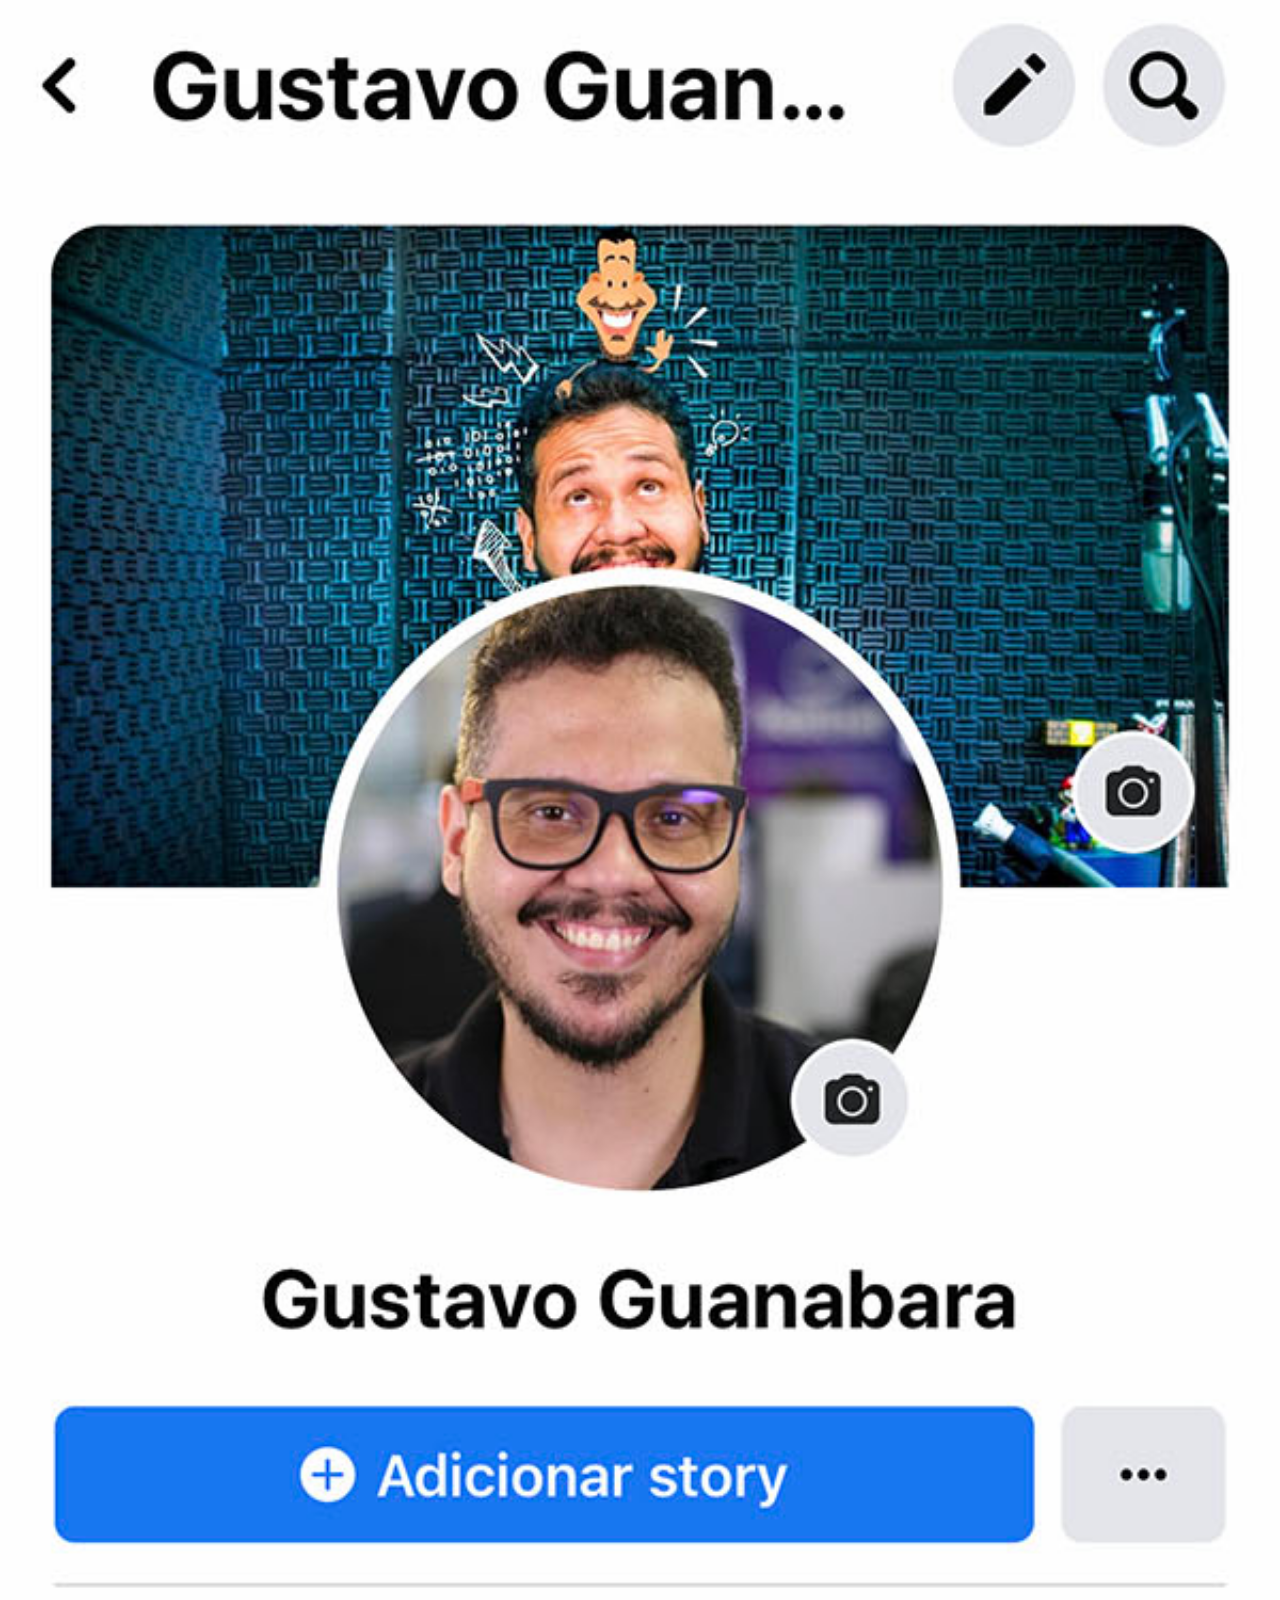
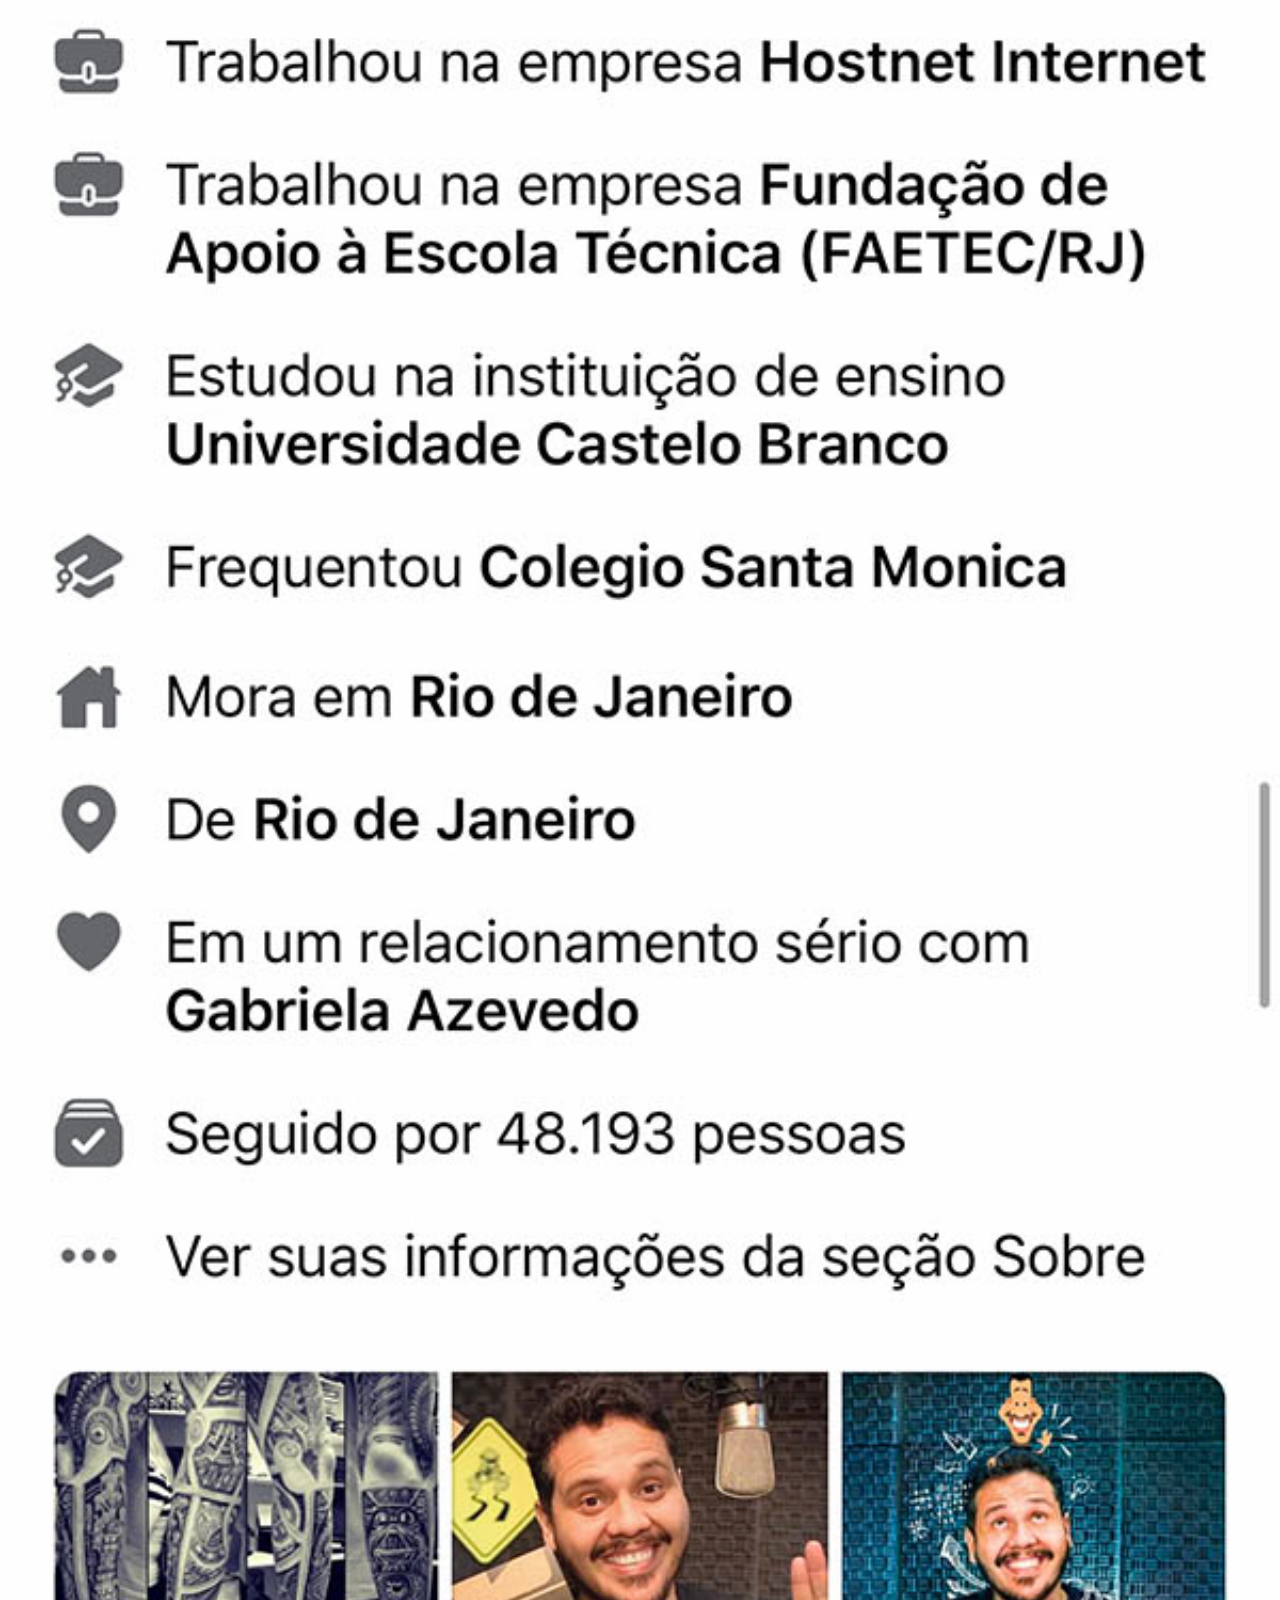
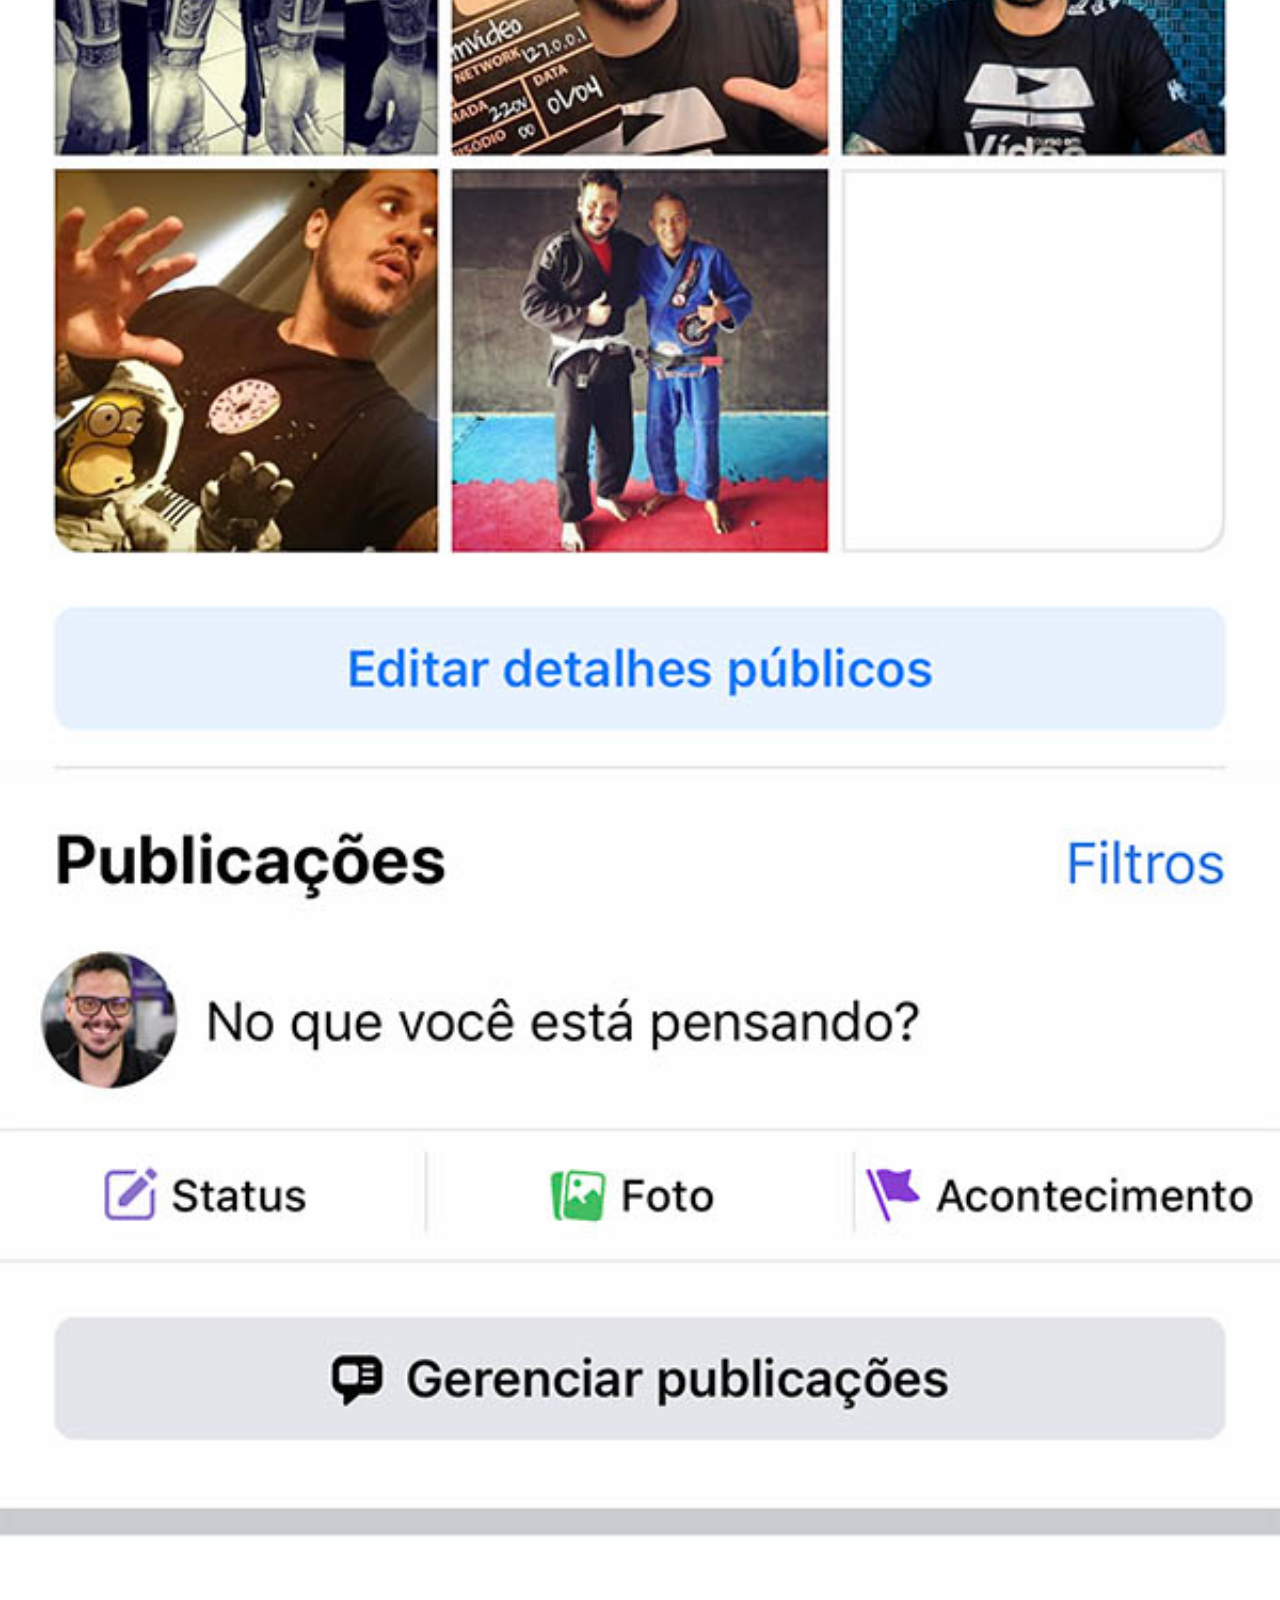
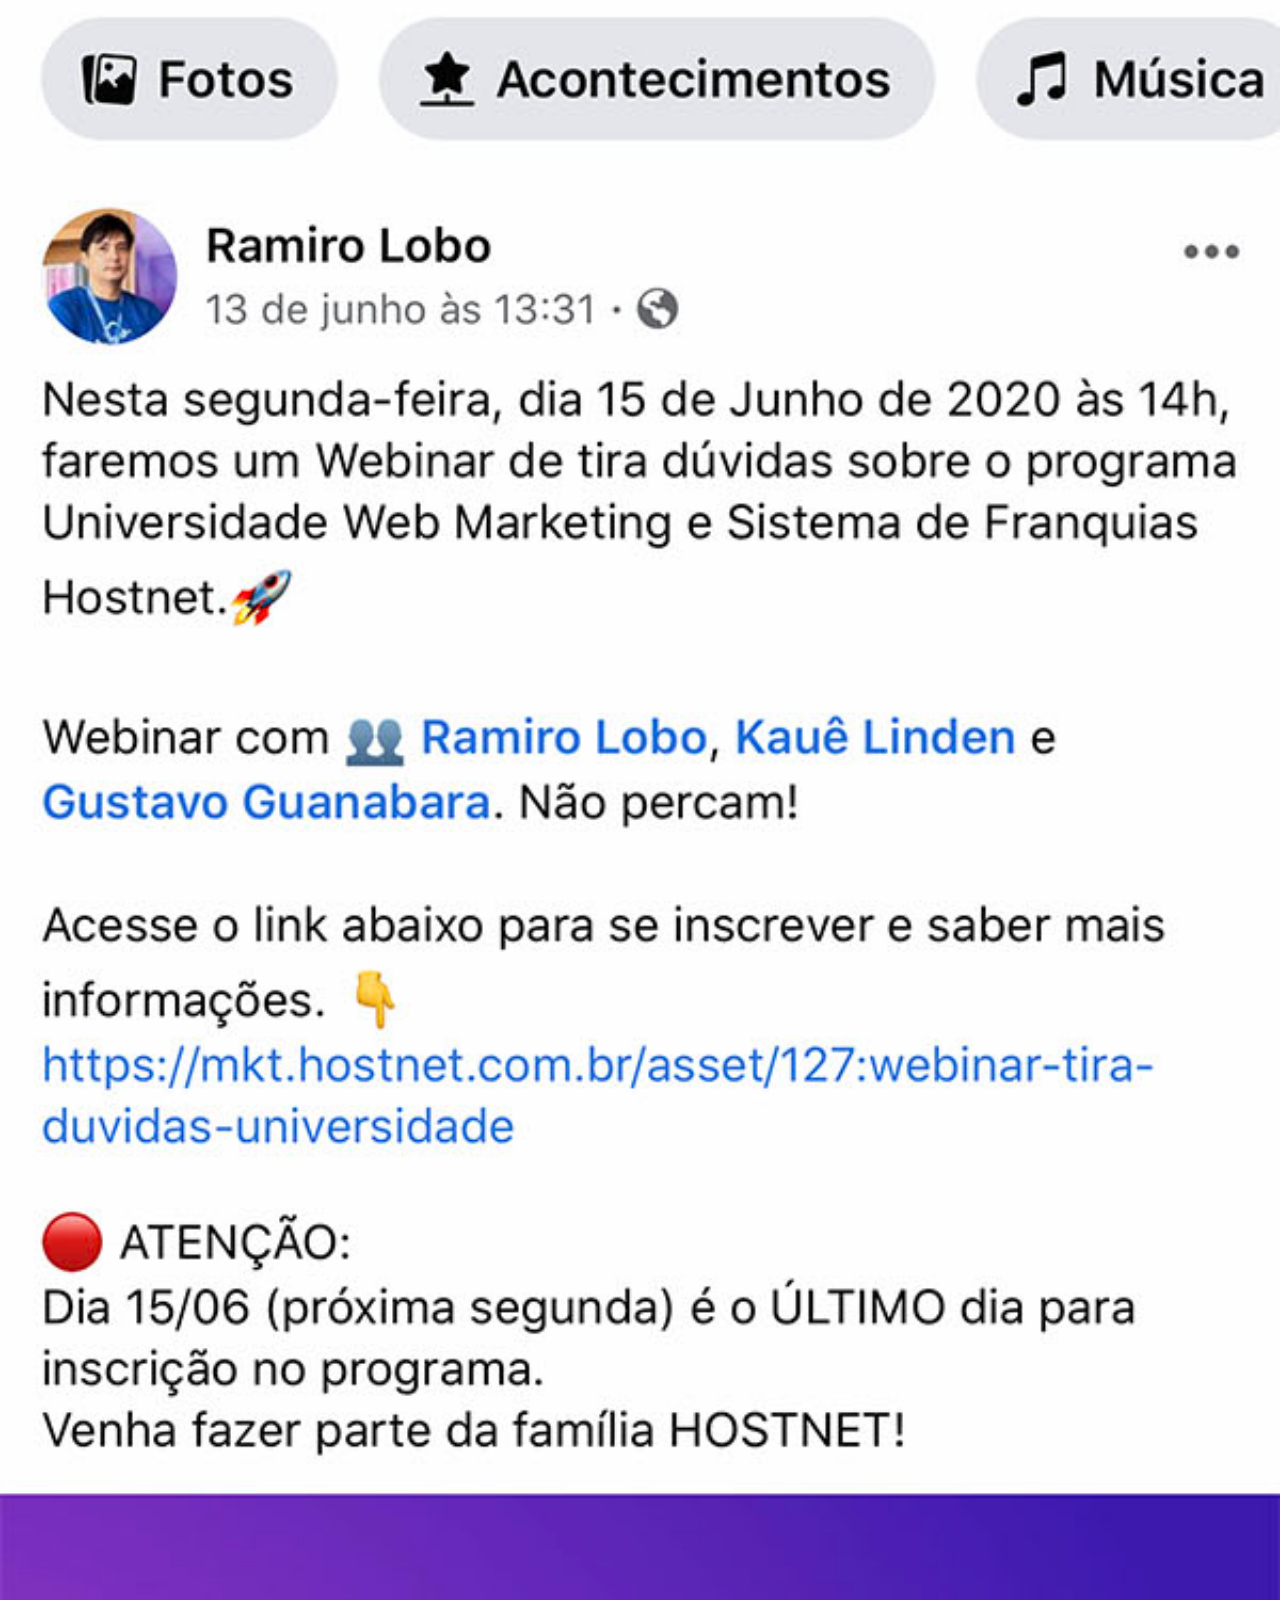
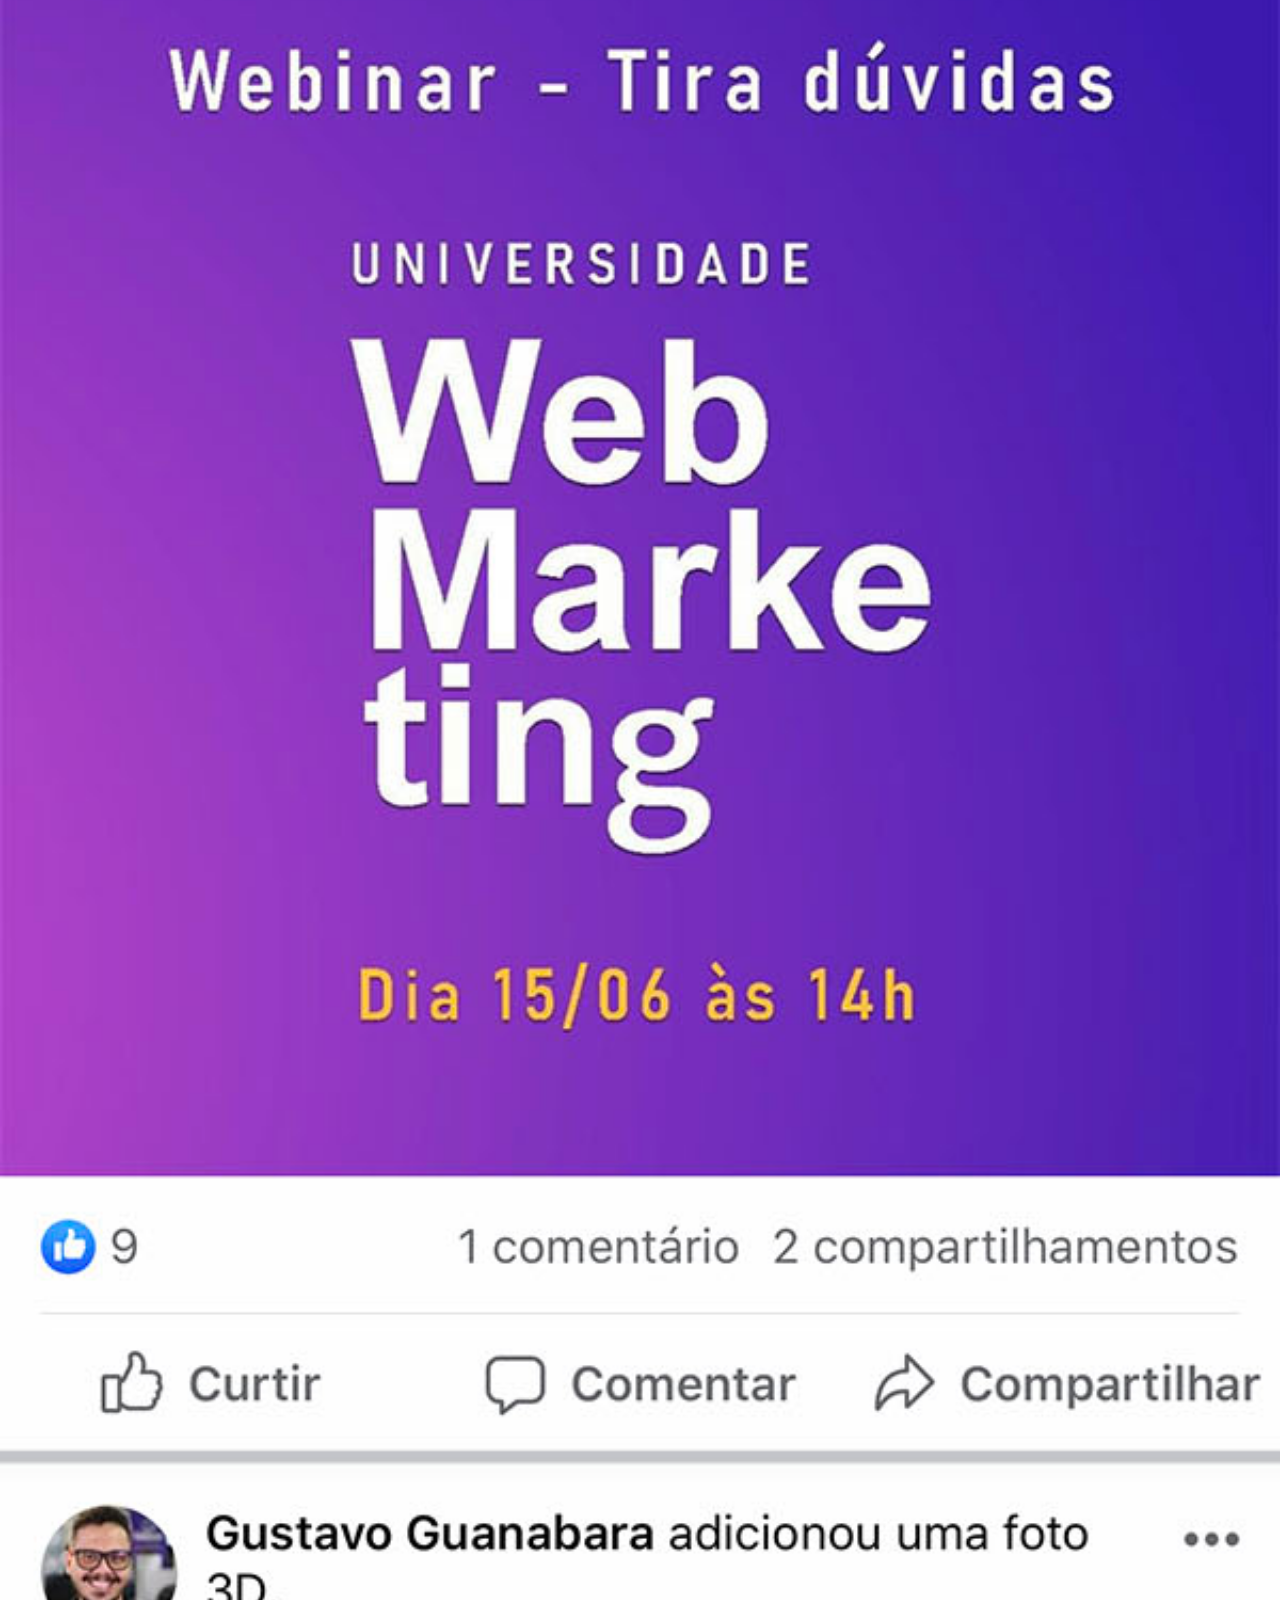
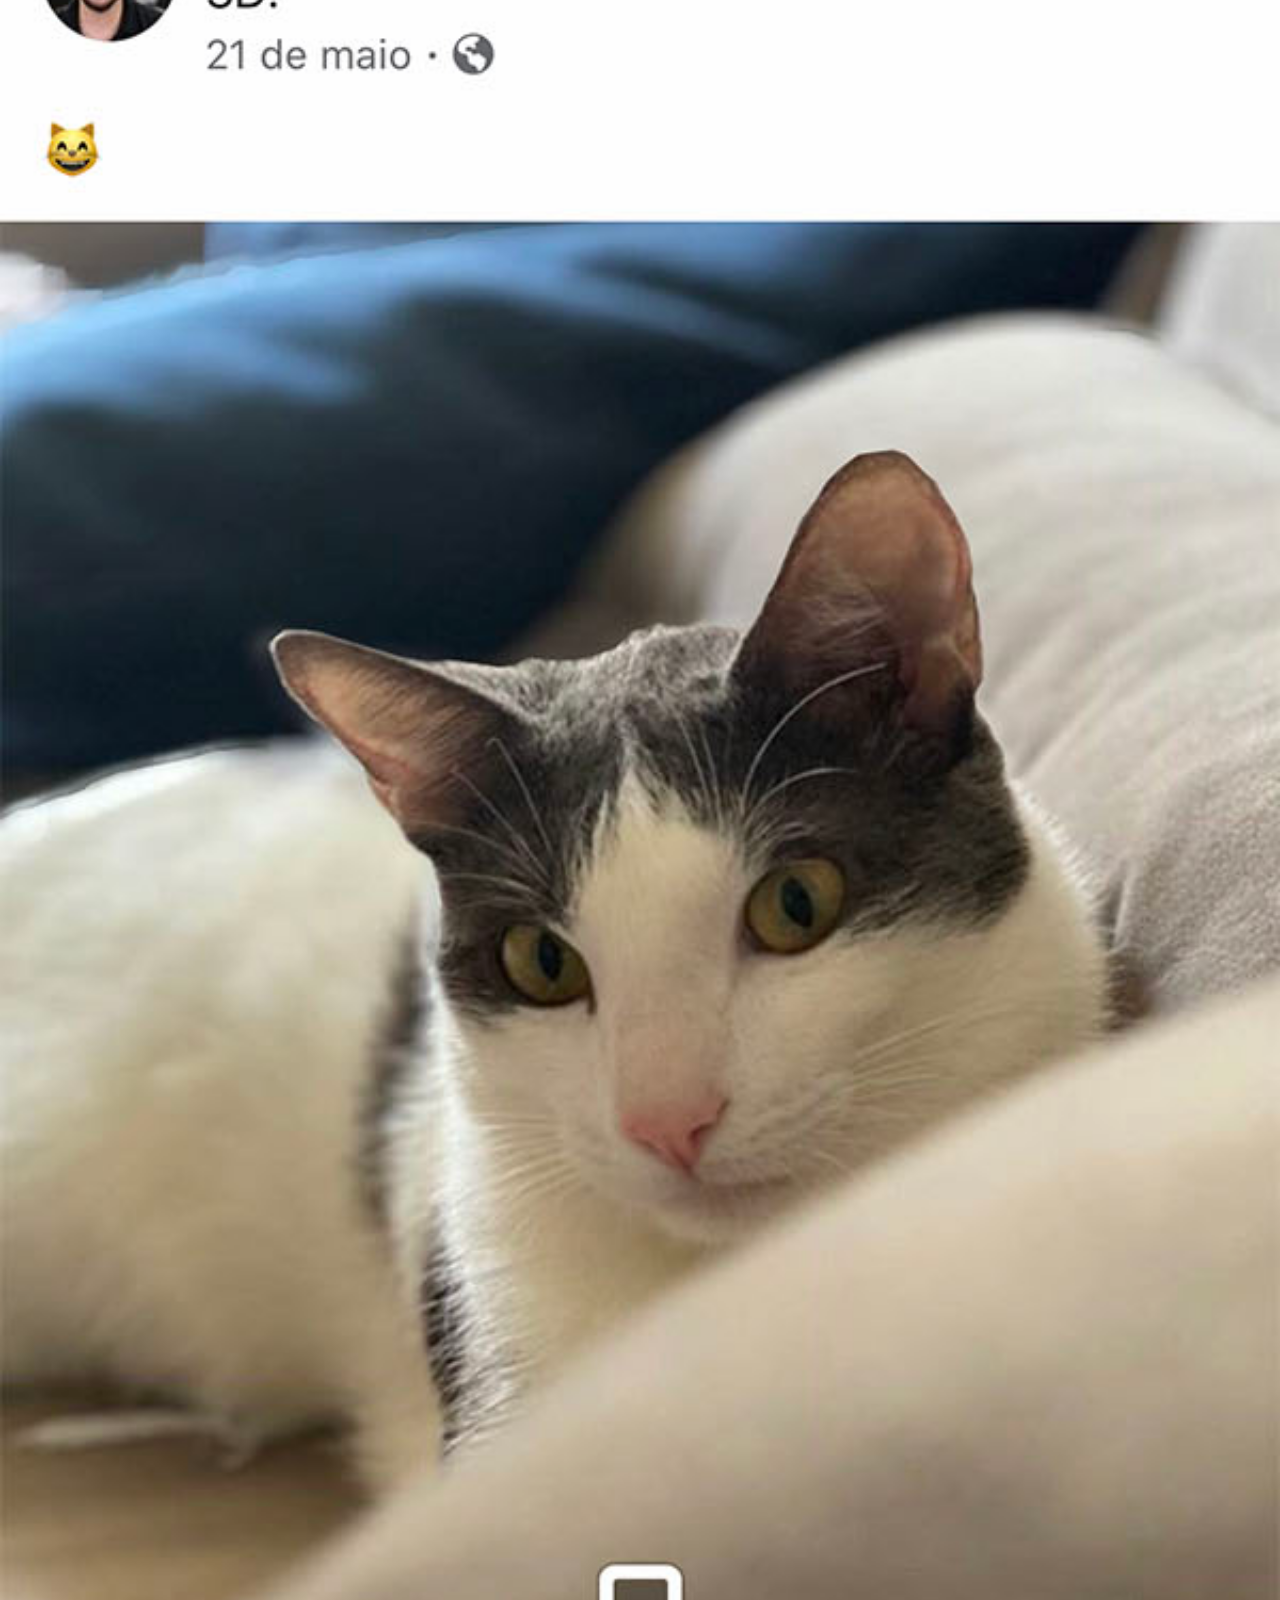
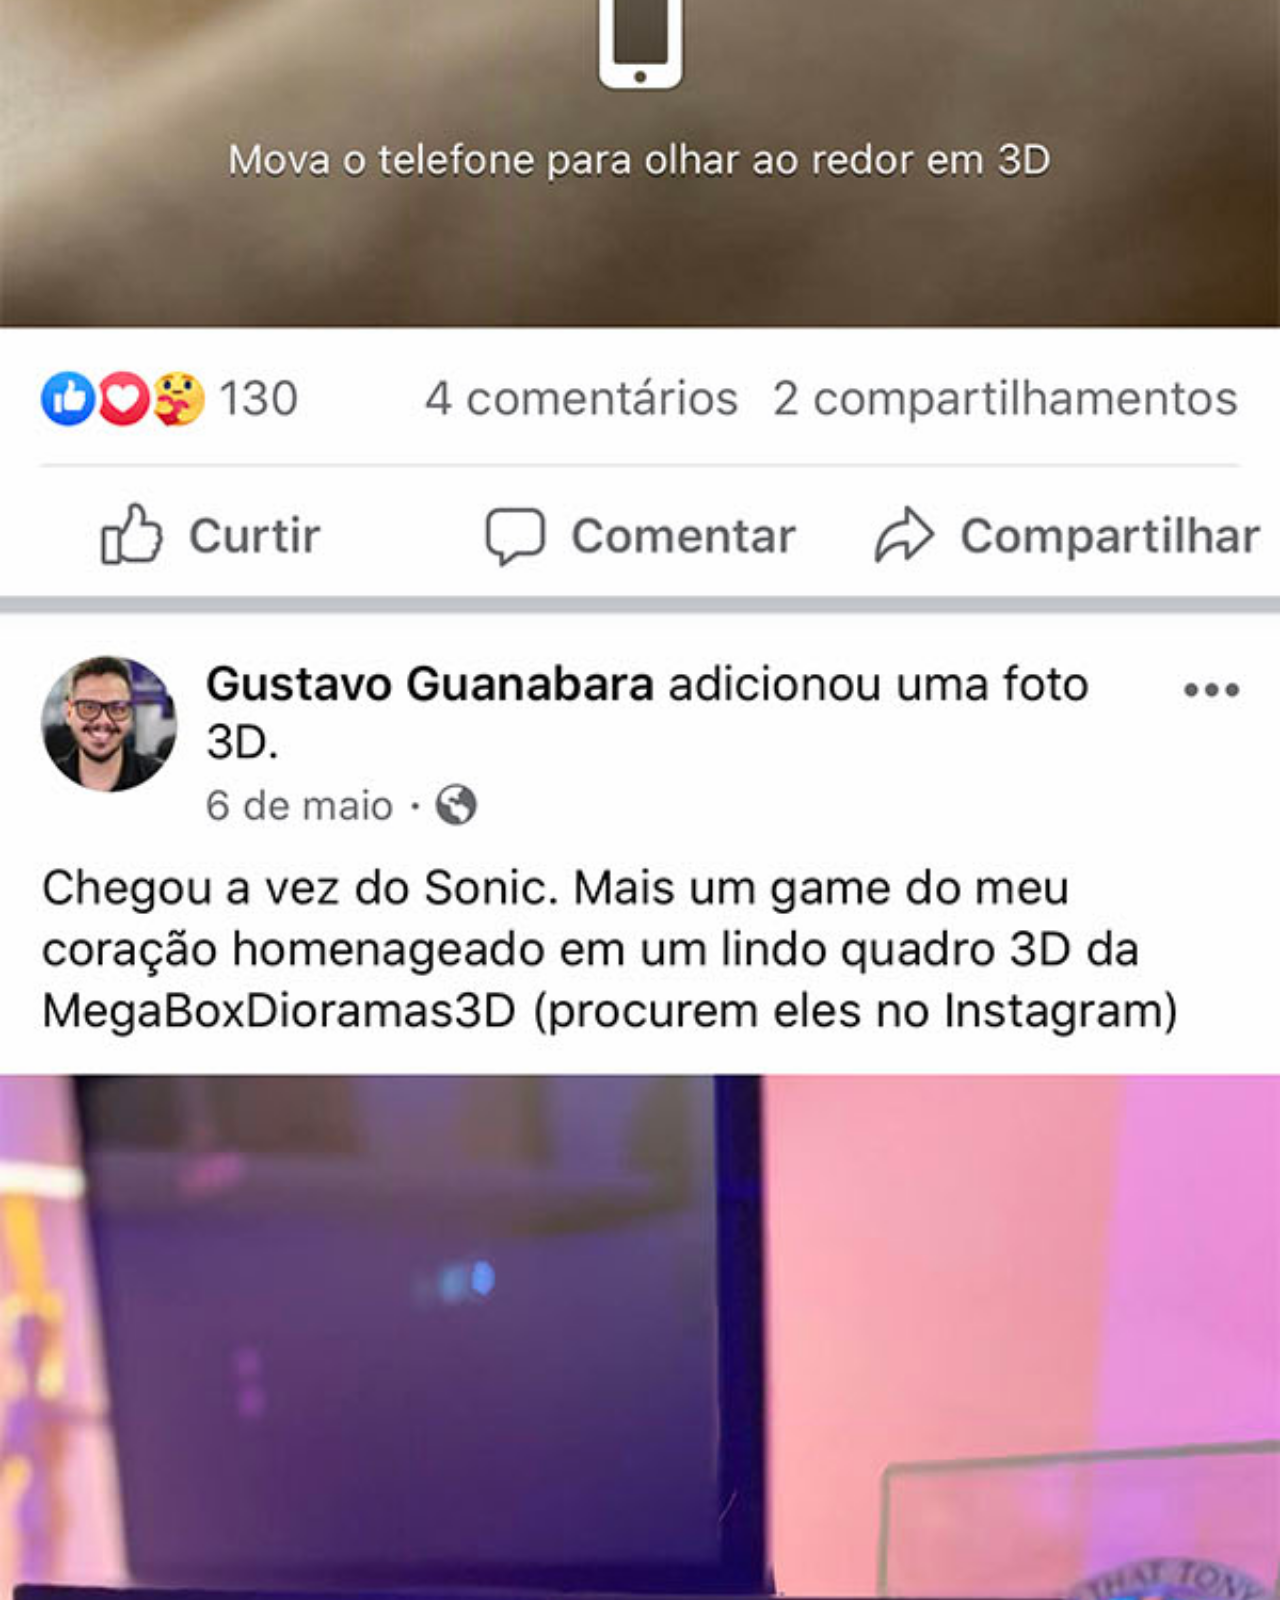
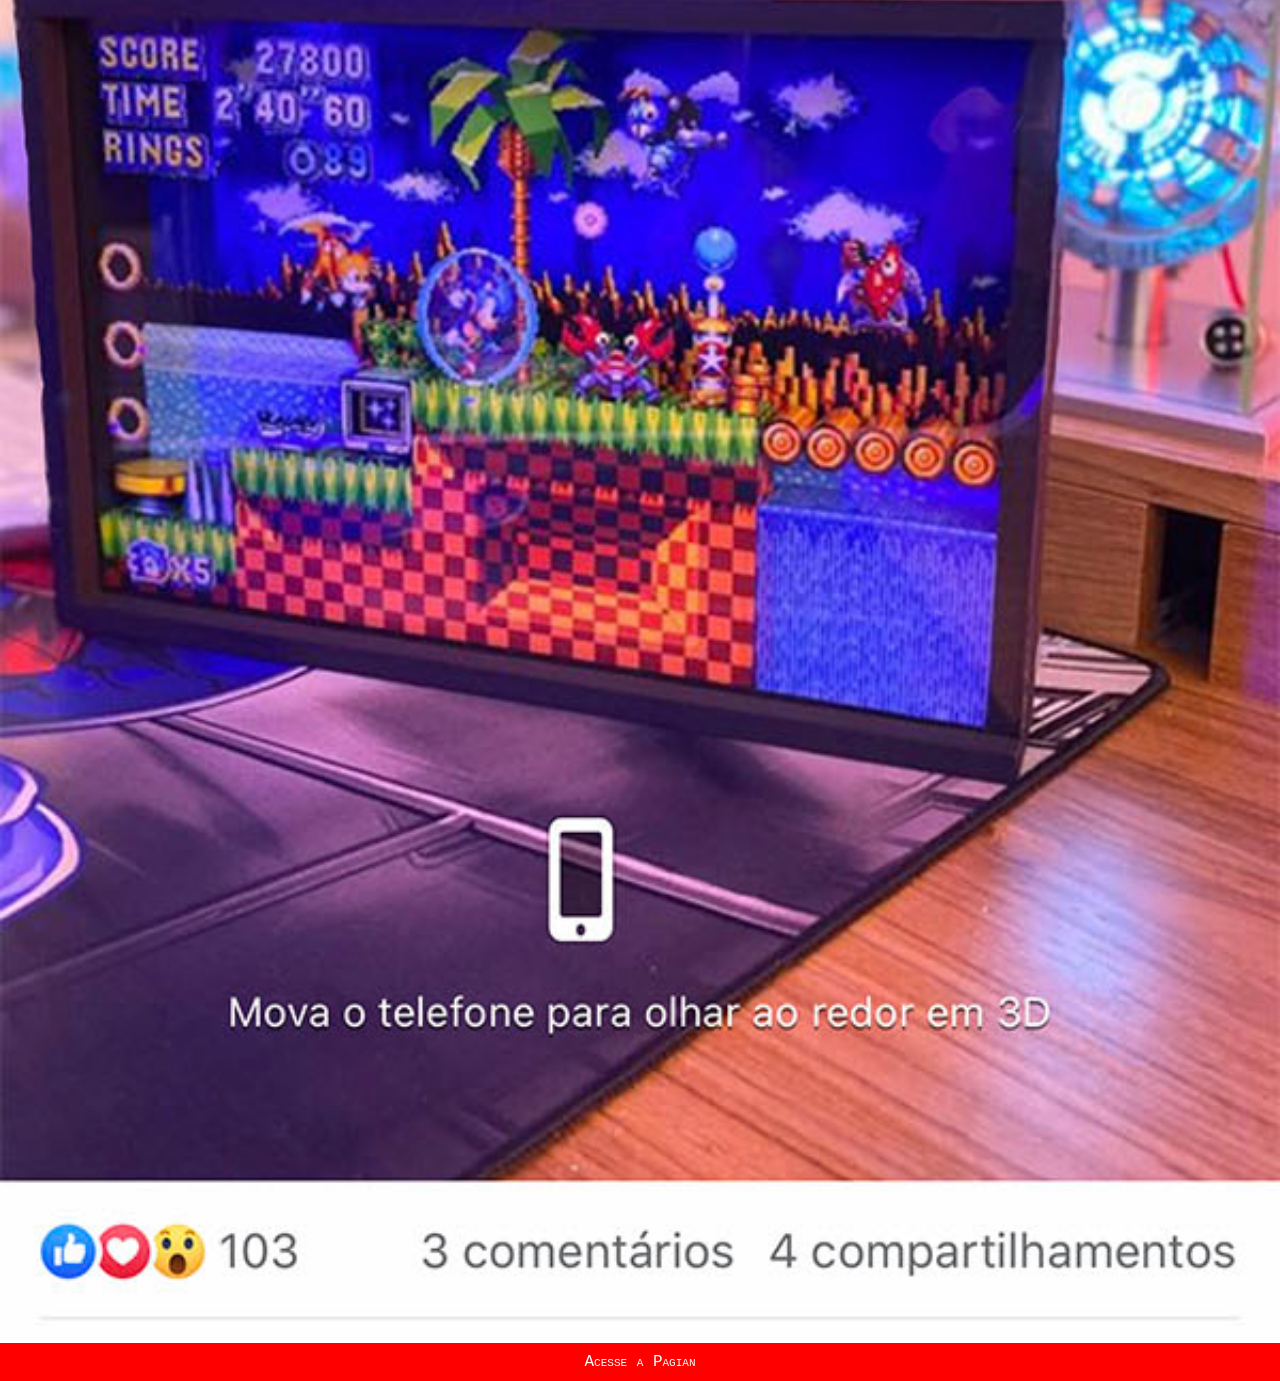
<file: facebook.html>
<!DOCTYPE html>
<html lang="pt-br">
<head>
  <meta charset="UTF-8">
  <meta name="viewport" content="width=device-width, initial-scale=1.0">
  <title>FaceBook</title>
  <link rel="stylesheet" href="estilo/pages.css">
</head>
<body>
 <img src="imagens/pacote-d013/imagens/tela-facebook.jpg" alt="FaceBook">

 <a href="https://www.facebook.com/gustavoguanabara/?locale=pt_BR" target="_blank">Acesse a Pagian</a>
</body>
</html>
</file>
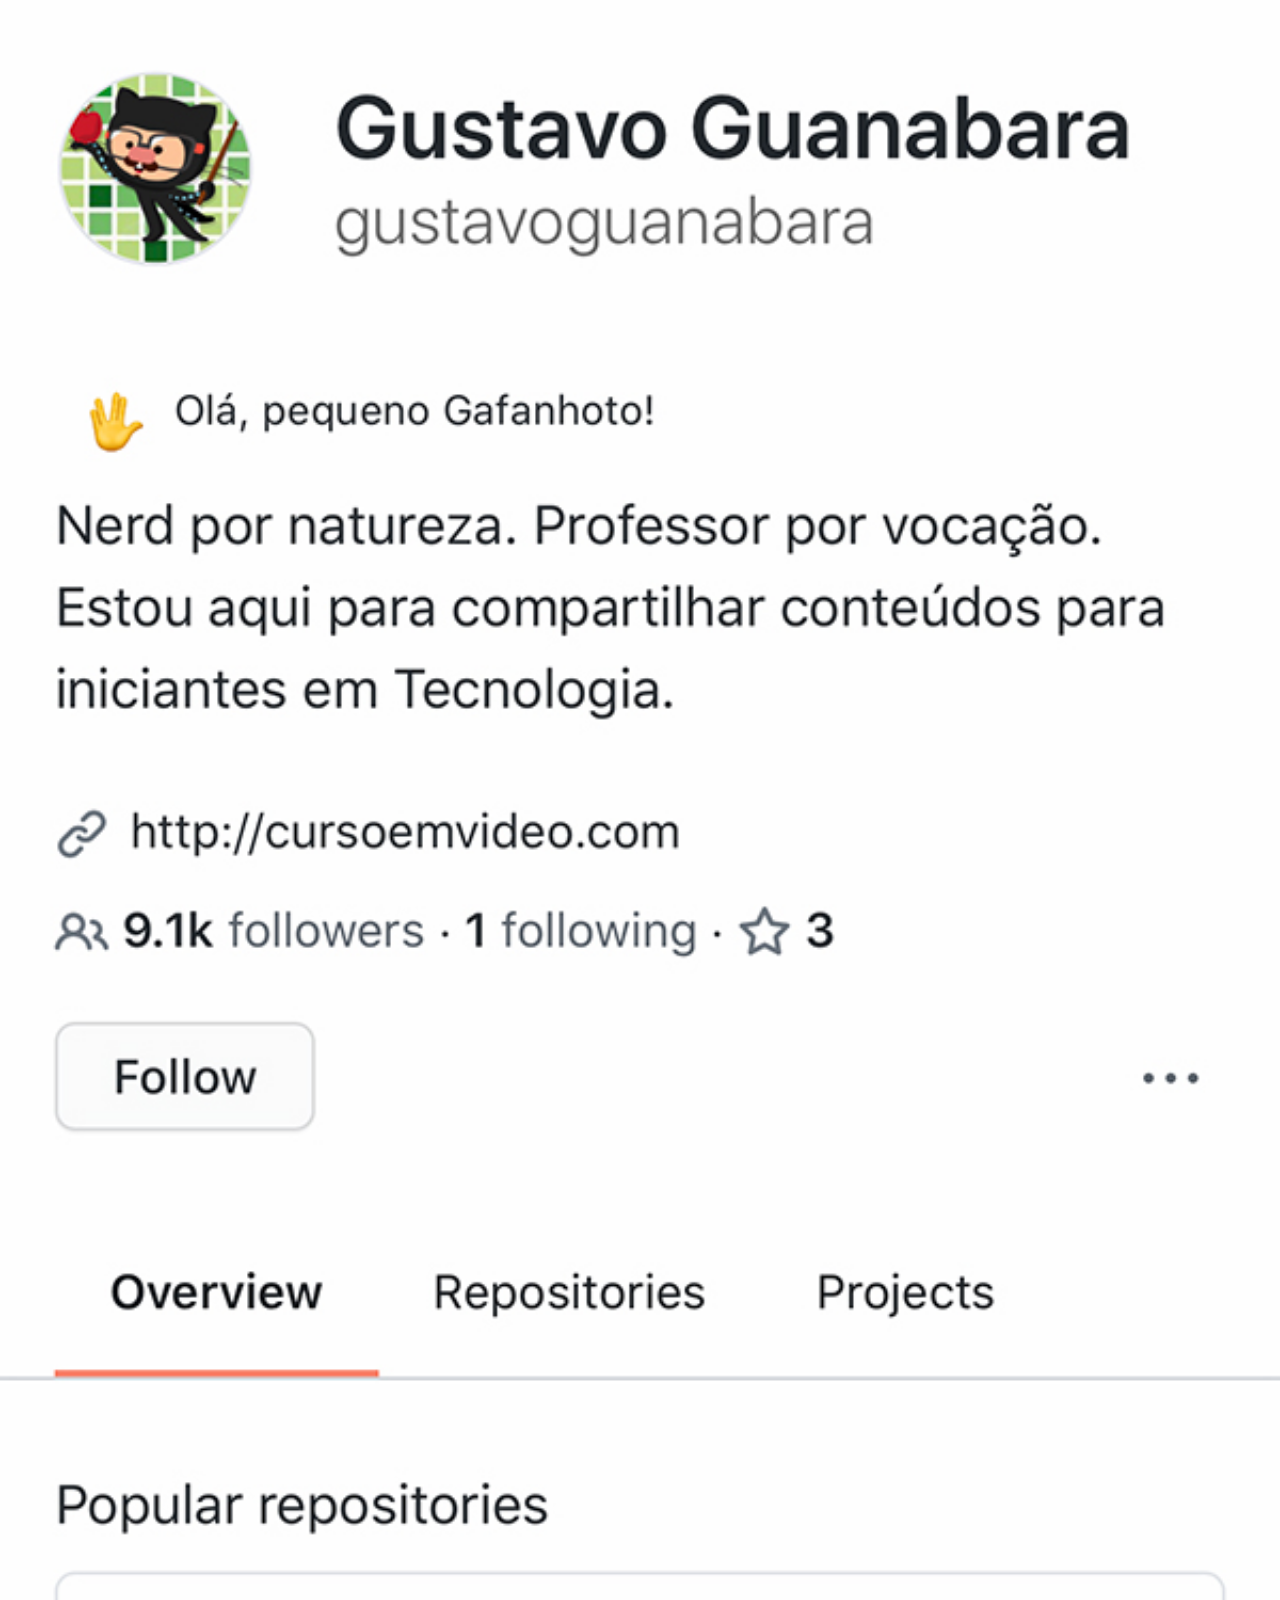
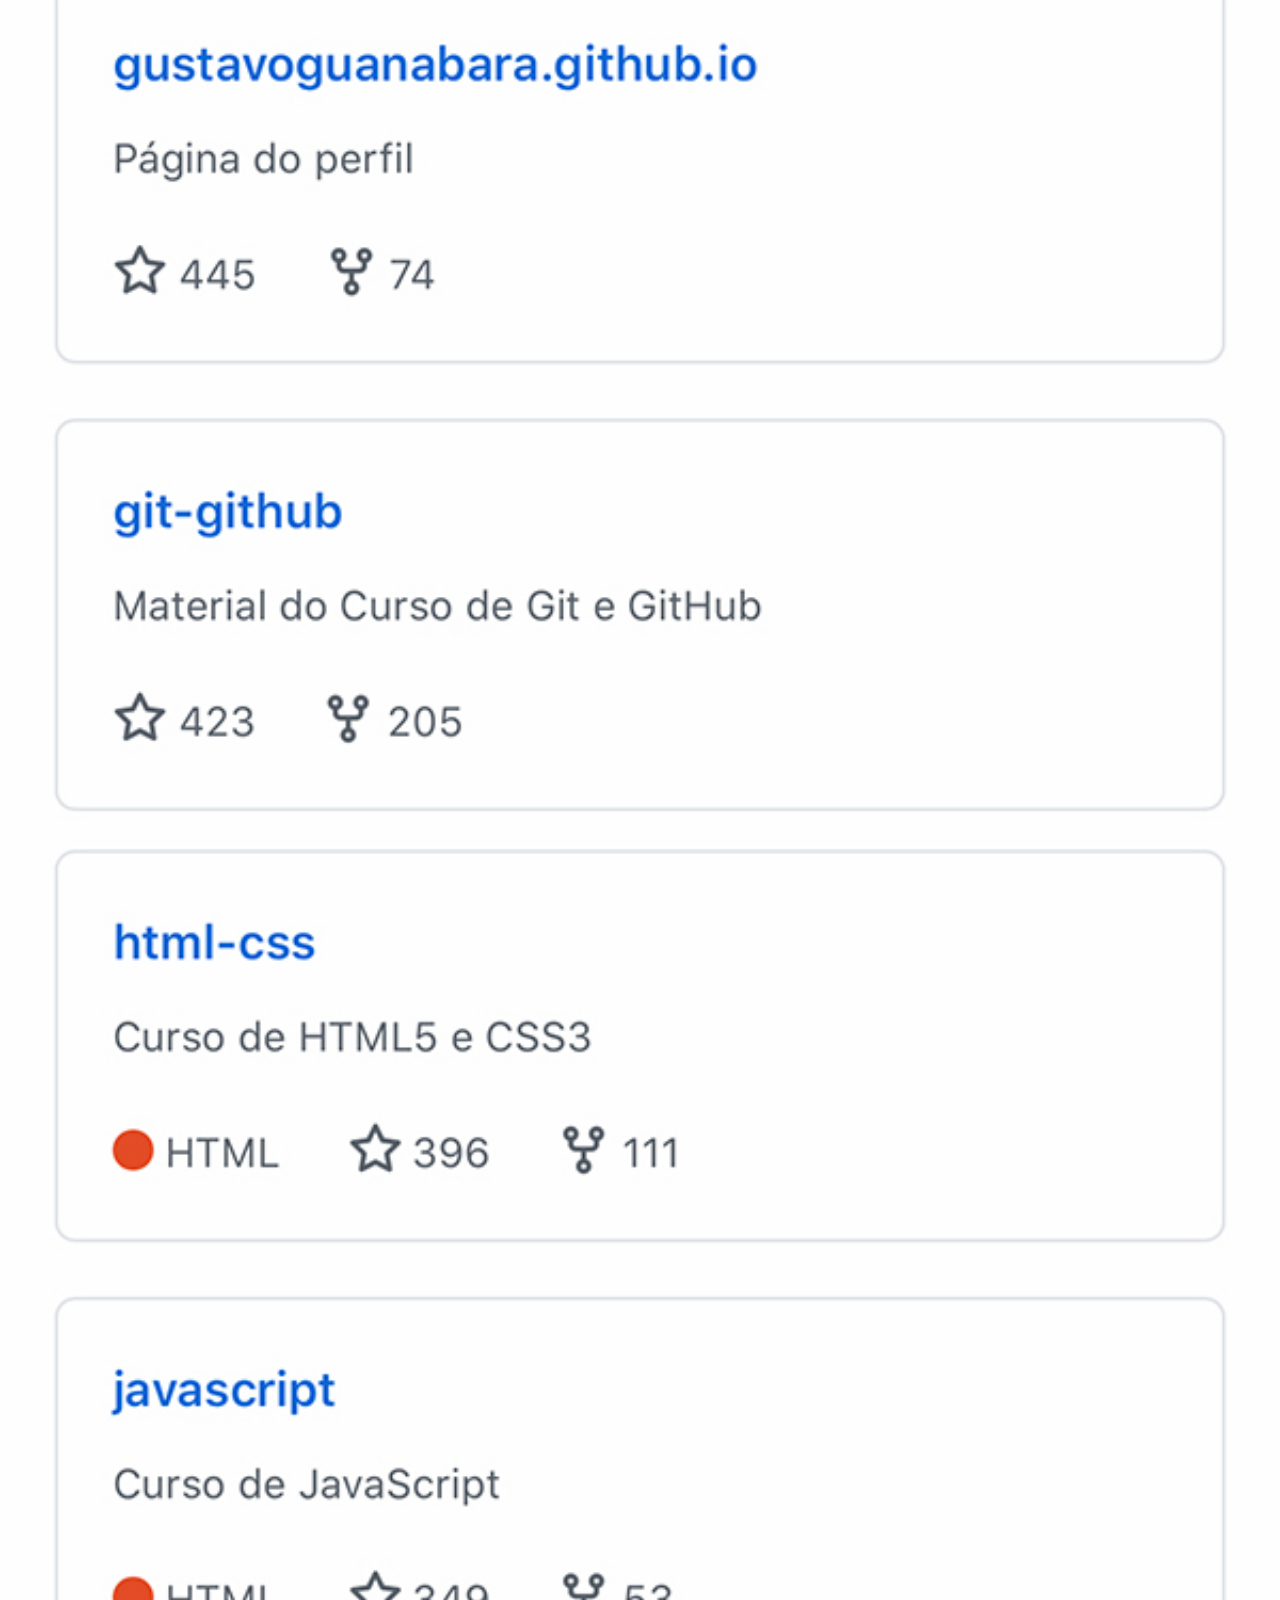
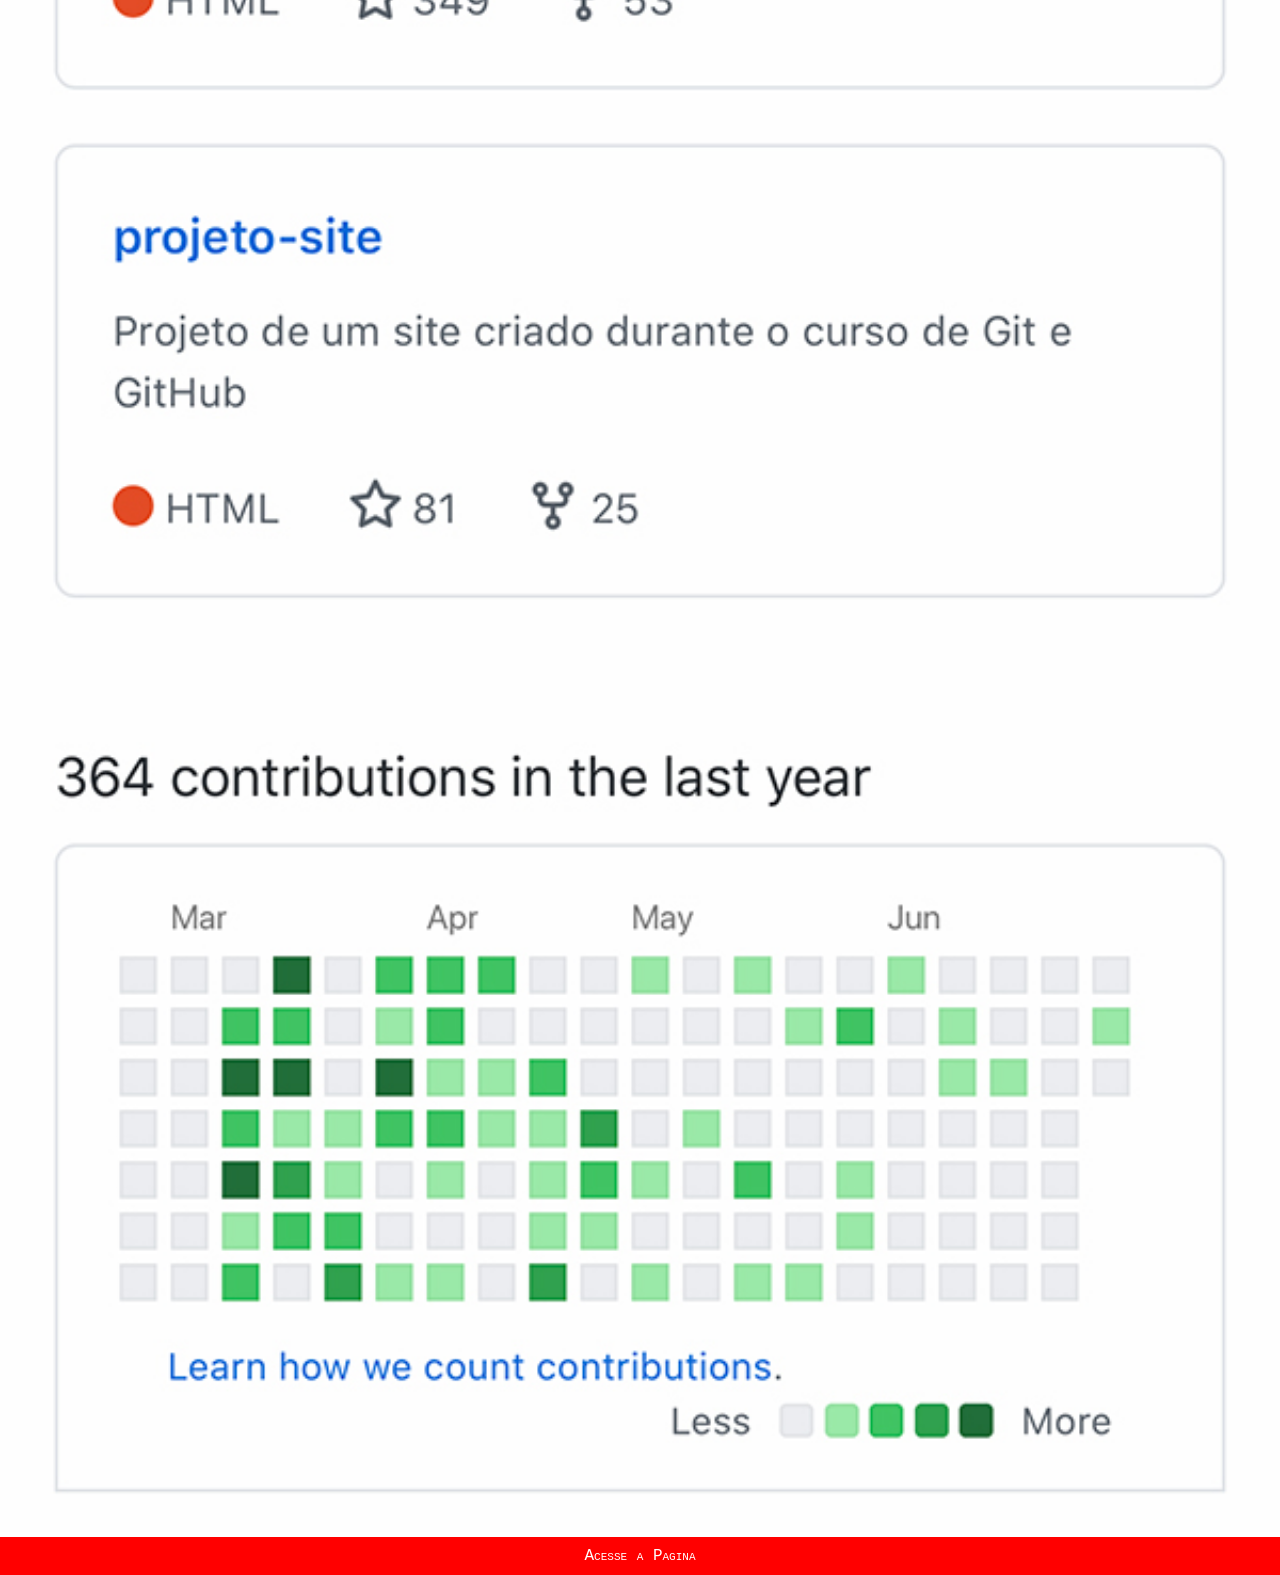
<file: github.html>
<!DOCTYPE html>
<html lang="pt-br">
<head>
  <meta charset="UTF-8">
  <meta name="viewport" content="width=device-width, initial-scale=1.0">
  <title>GitHub</title>
  <link rel="stylesheet" href="estilo/pages.css">
</head>
<body>
  <img src="imagens/pacote-d013/imagens/tela-github.jpg" alt="GitHub">
  <a href=" https://gustavoguanabara.github.io/" target="_blank">Acesse a Pagina</a>
 
</body>
</html>
</file>
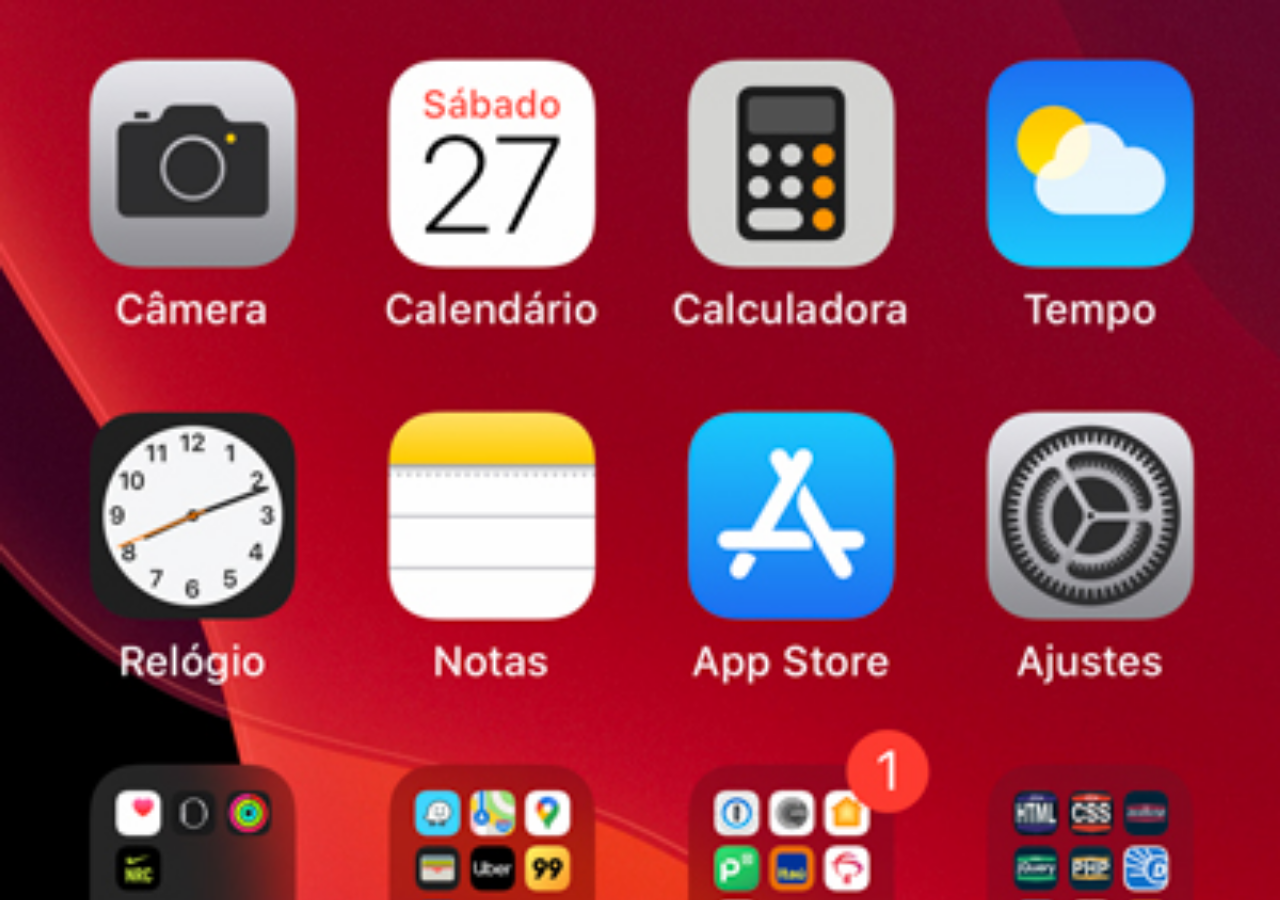
<file: home.html>
<!DOCTYPE html>
<html lang="pt-br">
<head>
  <meta charset="UTF-8">
  <meta name="viewport" content="width=device-width, initial-scale=1.0">
  <title>Home</title>
   
  <style>
    *  {
      margin: 0px;
      padding: 0px;
    }
    body {
      width: 100vw;
      height: 100vh;
      background-color: black;
      background-image: url('imagens/pacote-d013/imagens/tela-home.jpg');
      background-repeat: no-repeat;
      background-position: top center;      
      background-size: cover;
    }
  </style>
</head>
<body>
 
</body>
</html>
</file>
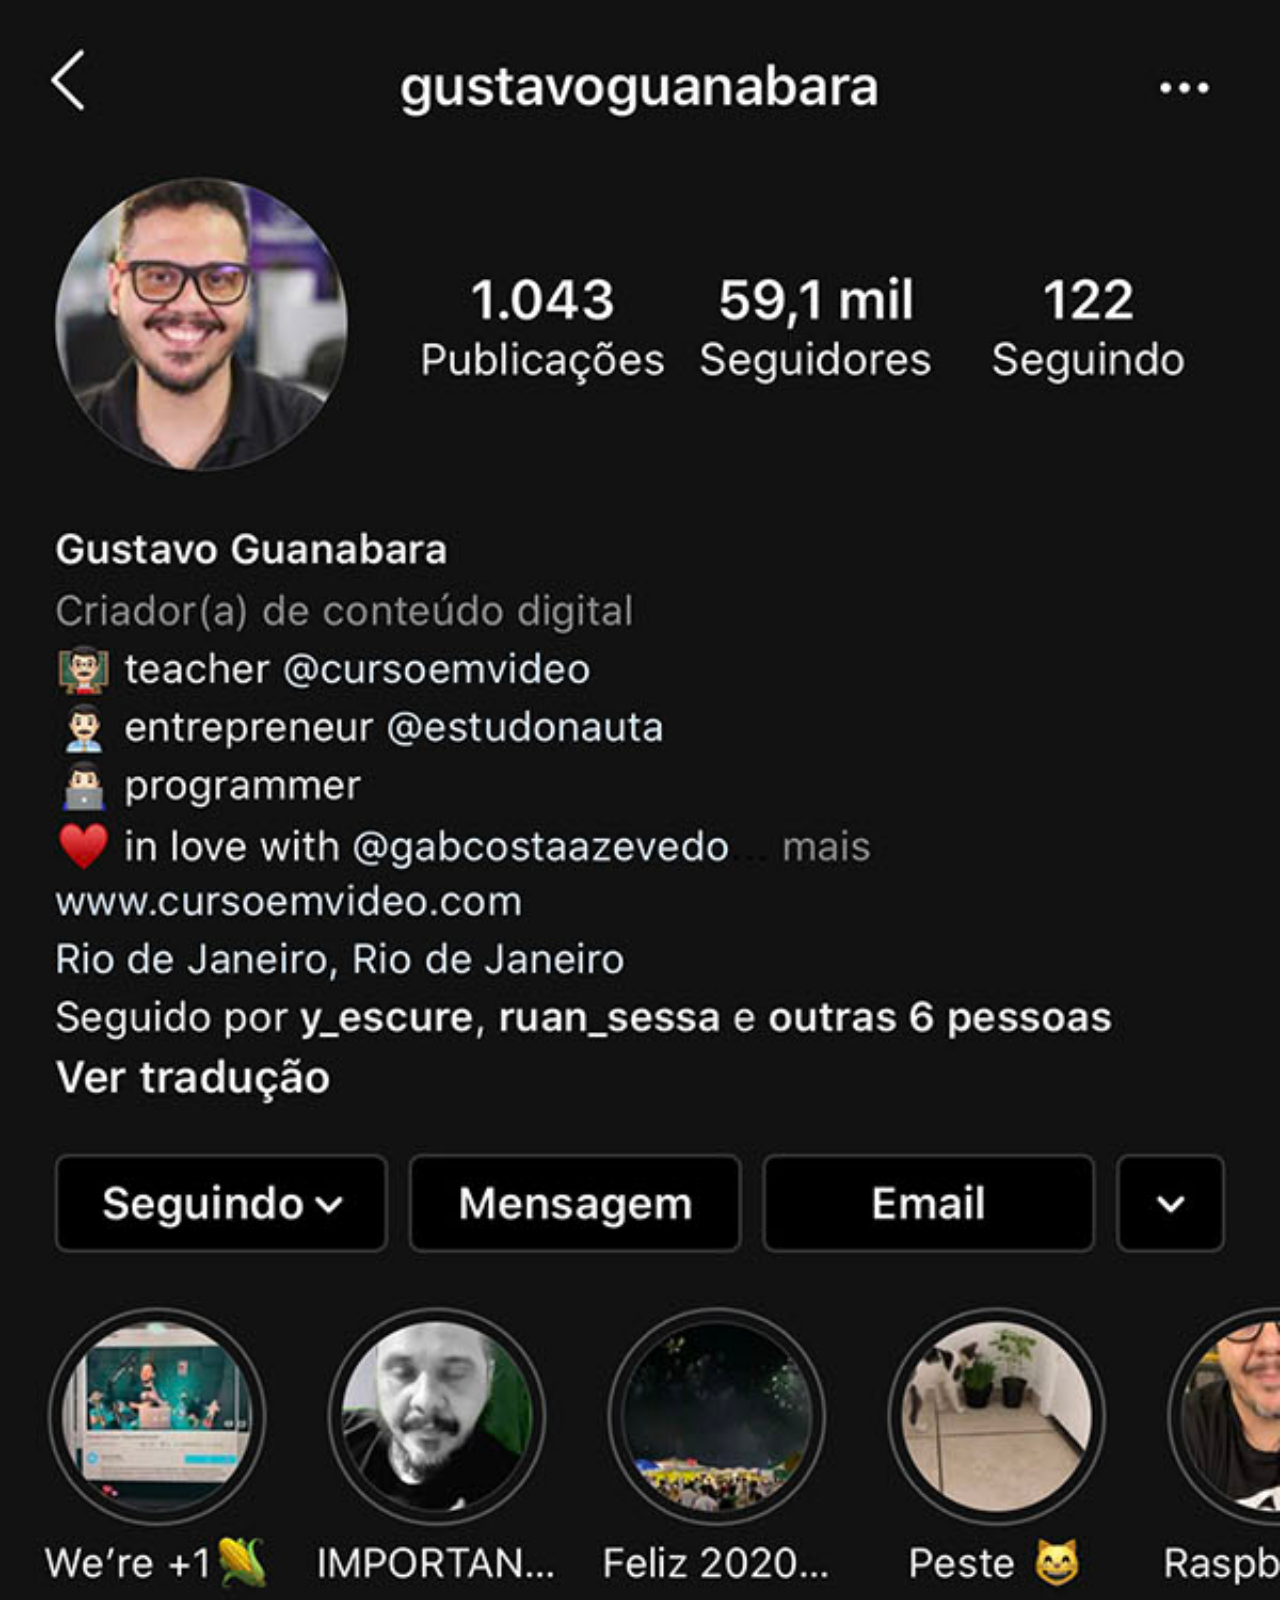
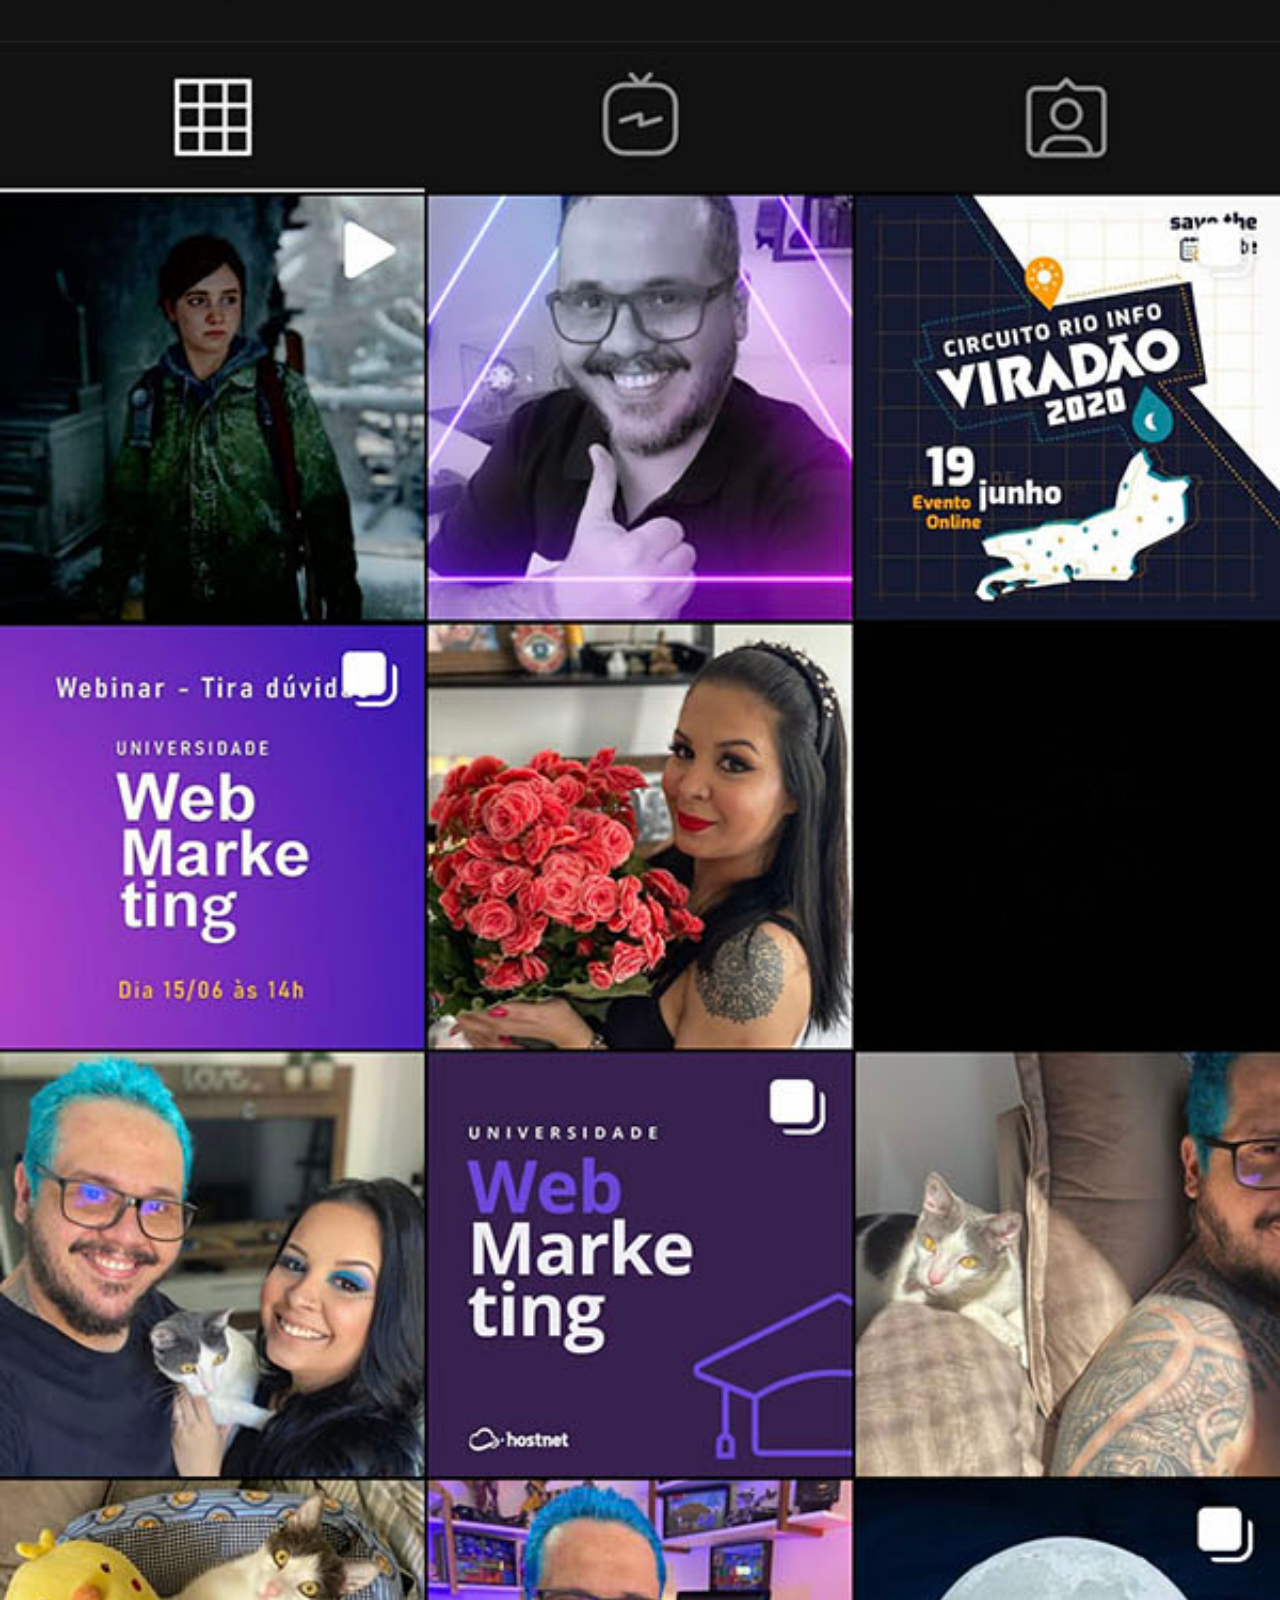
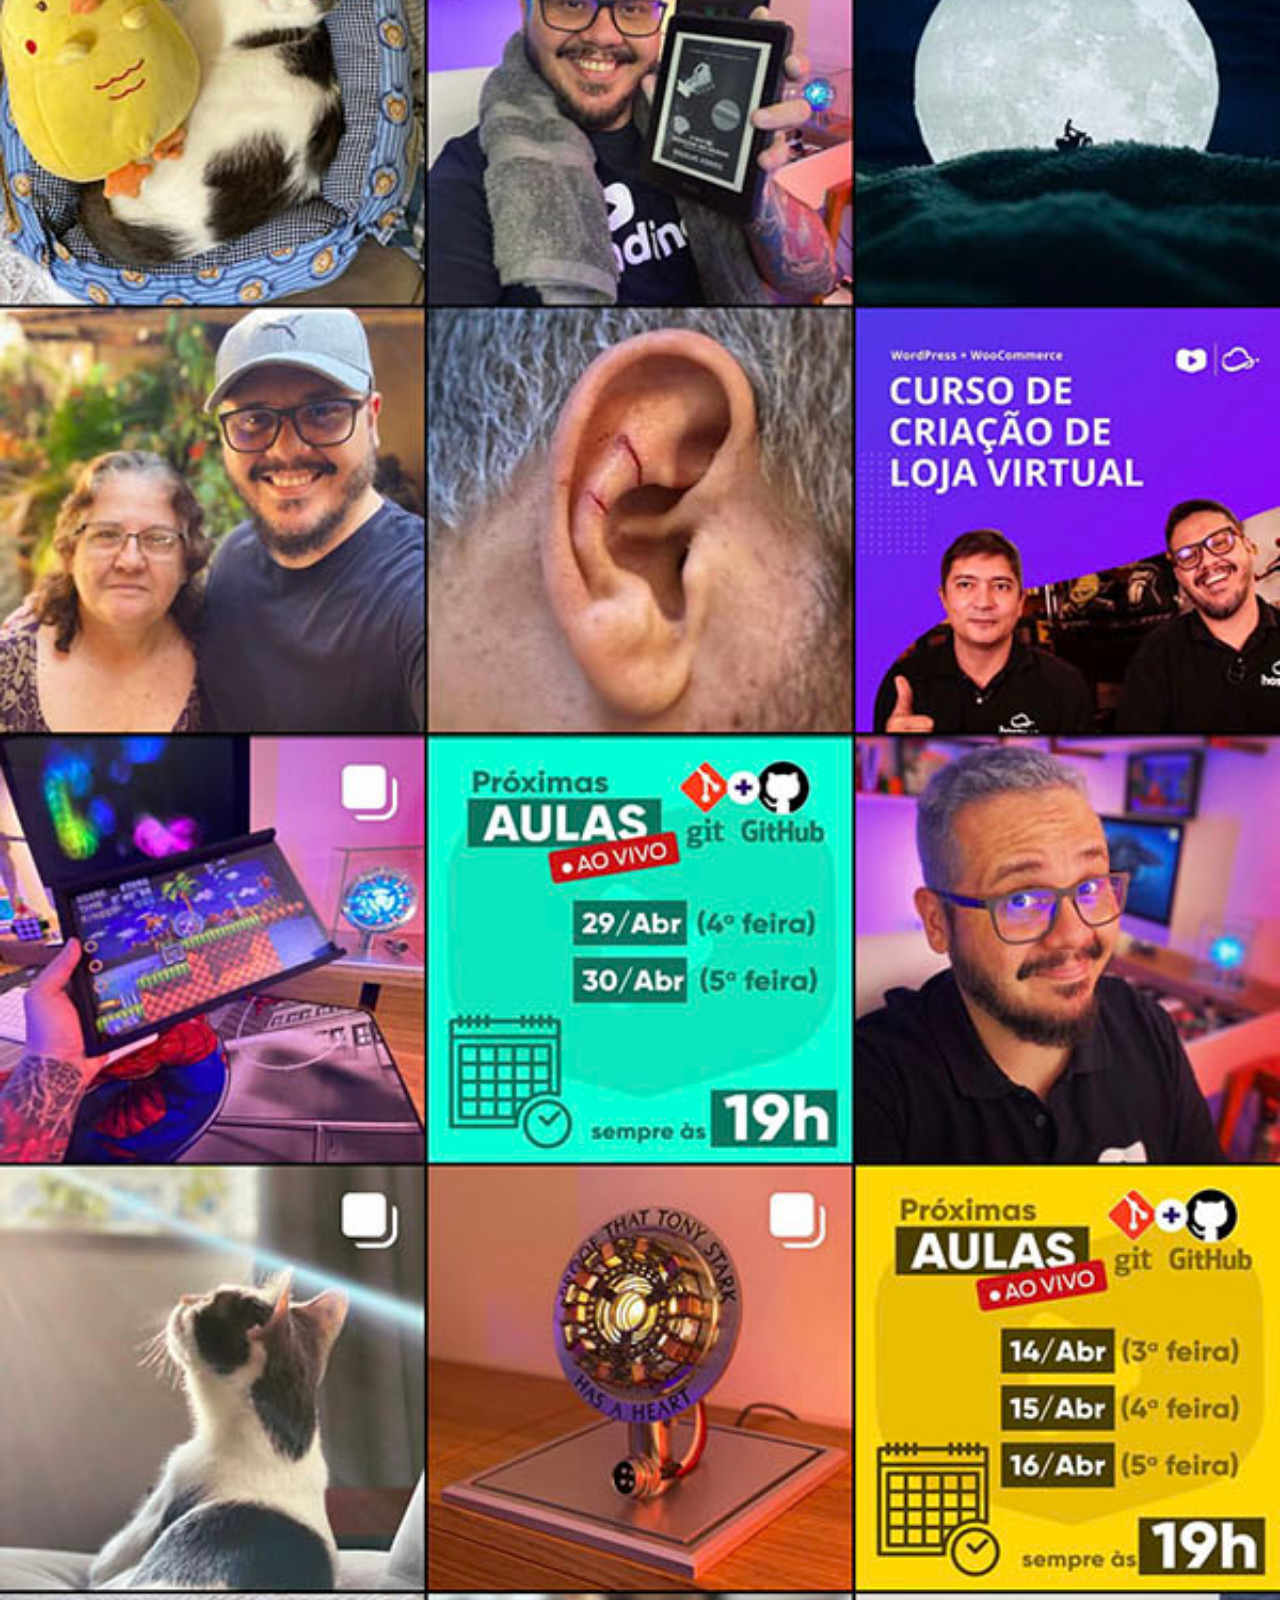
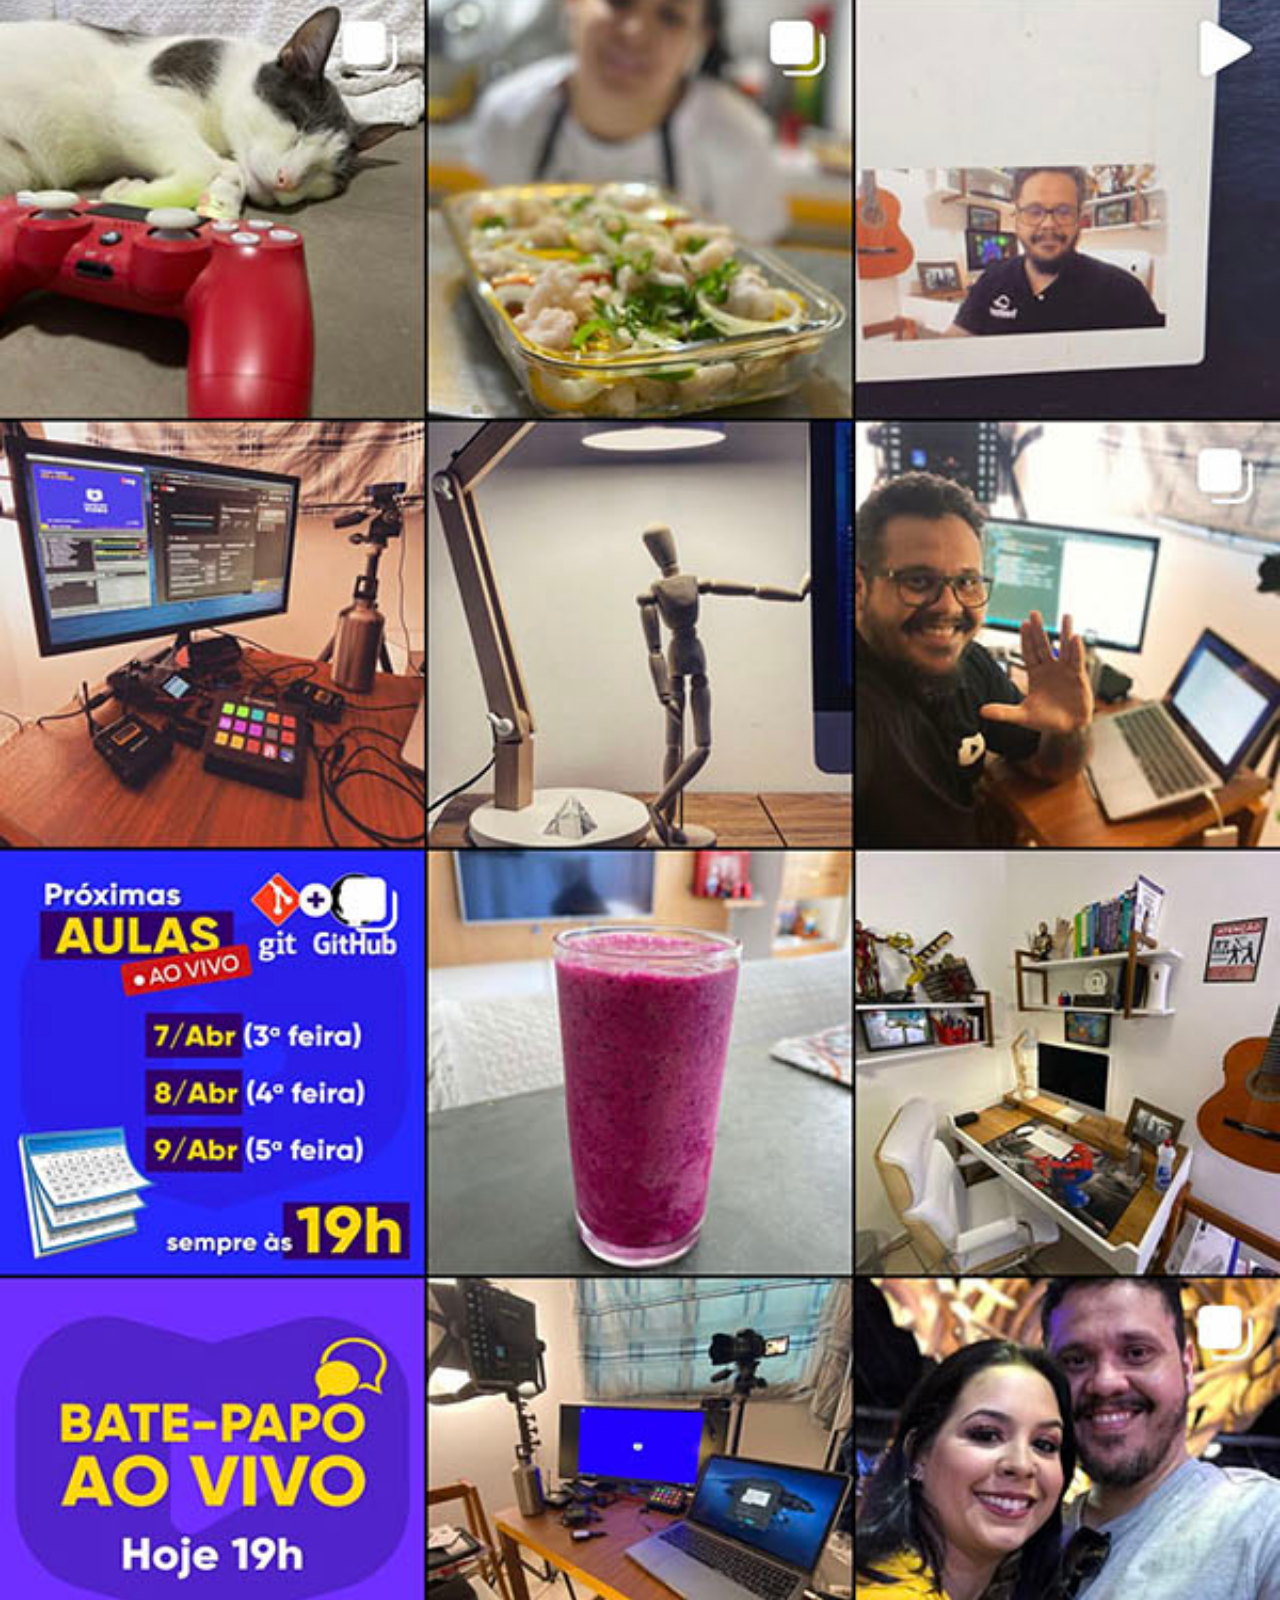
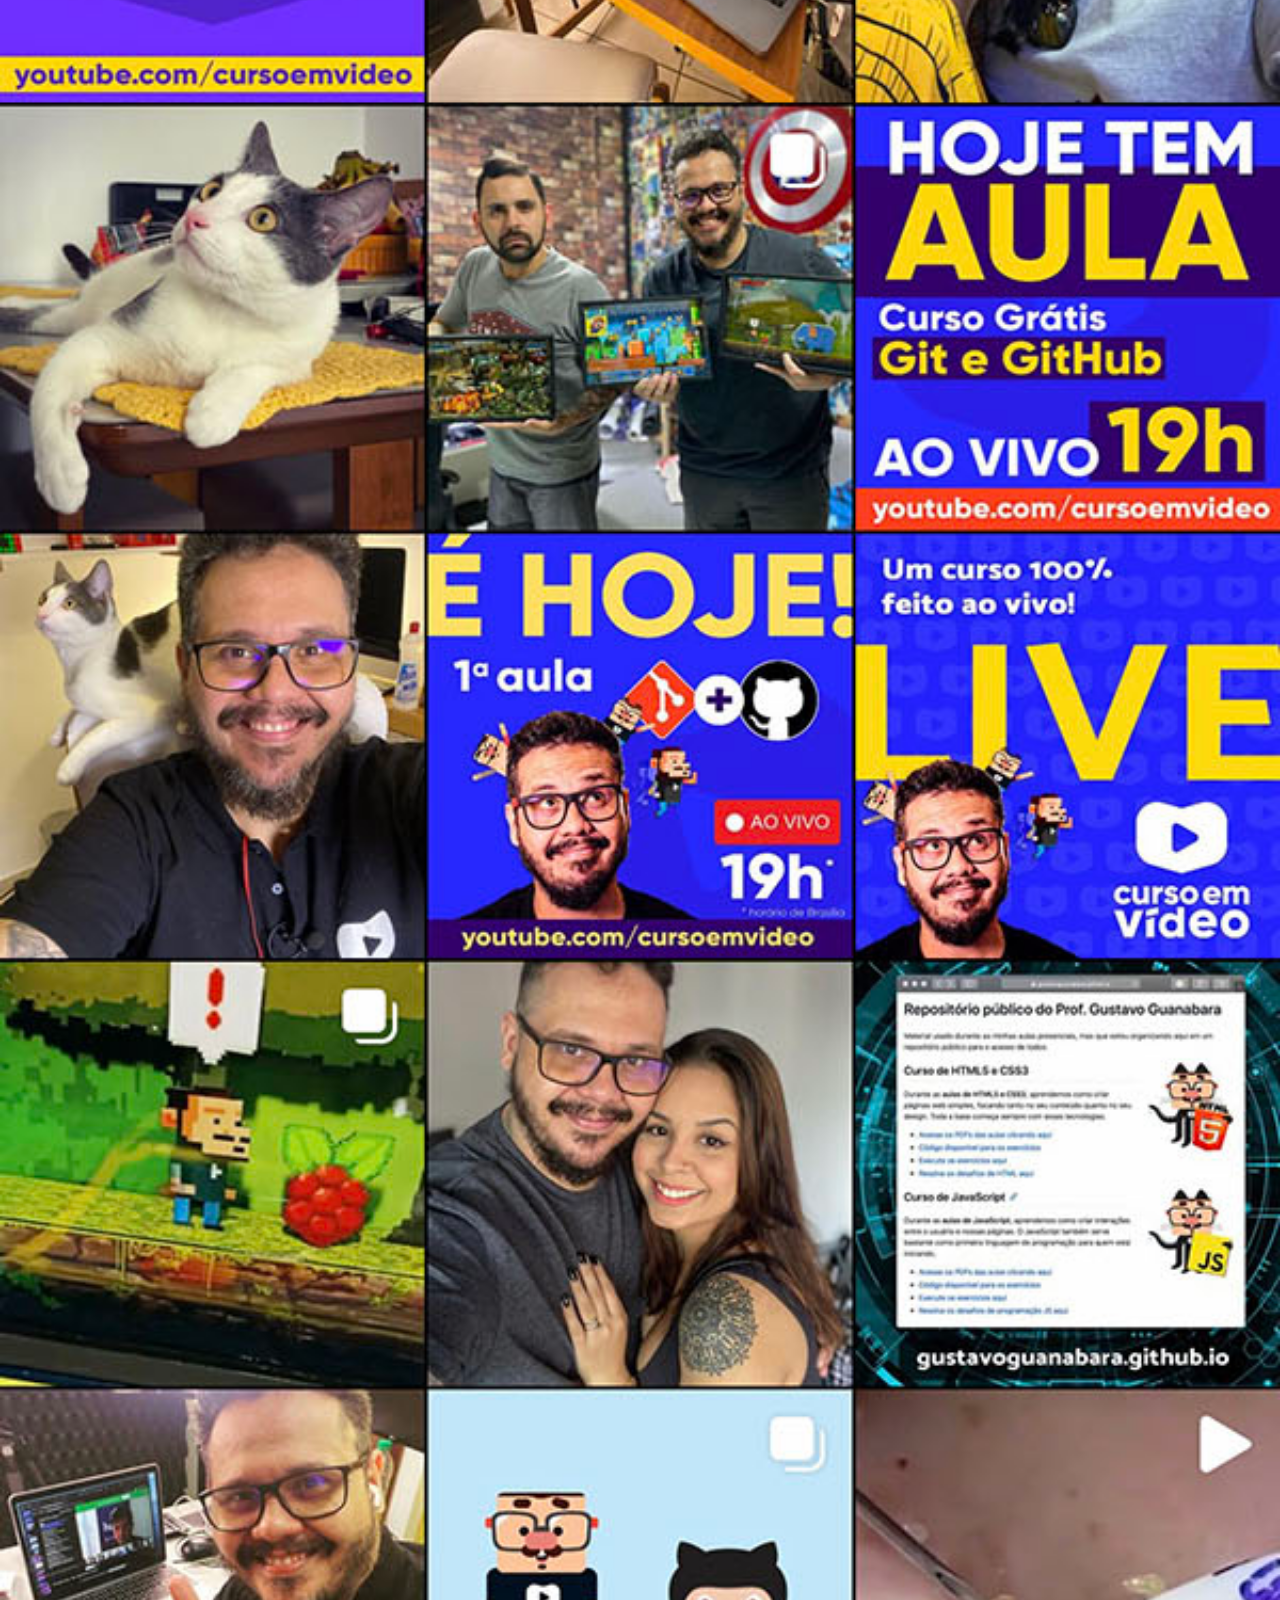
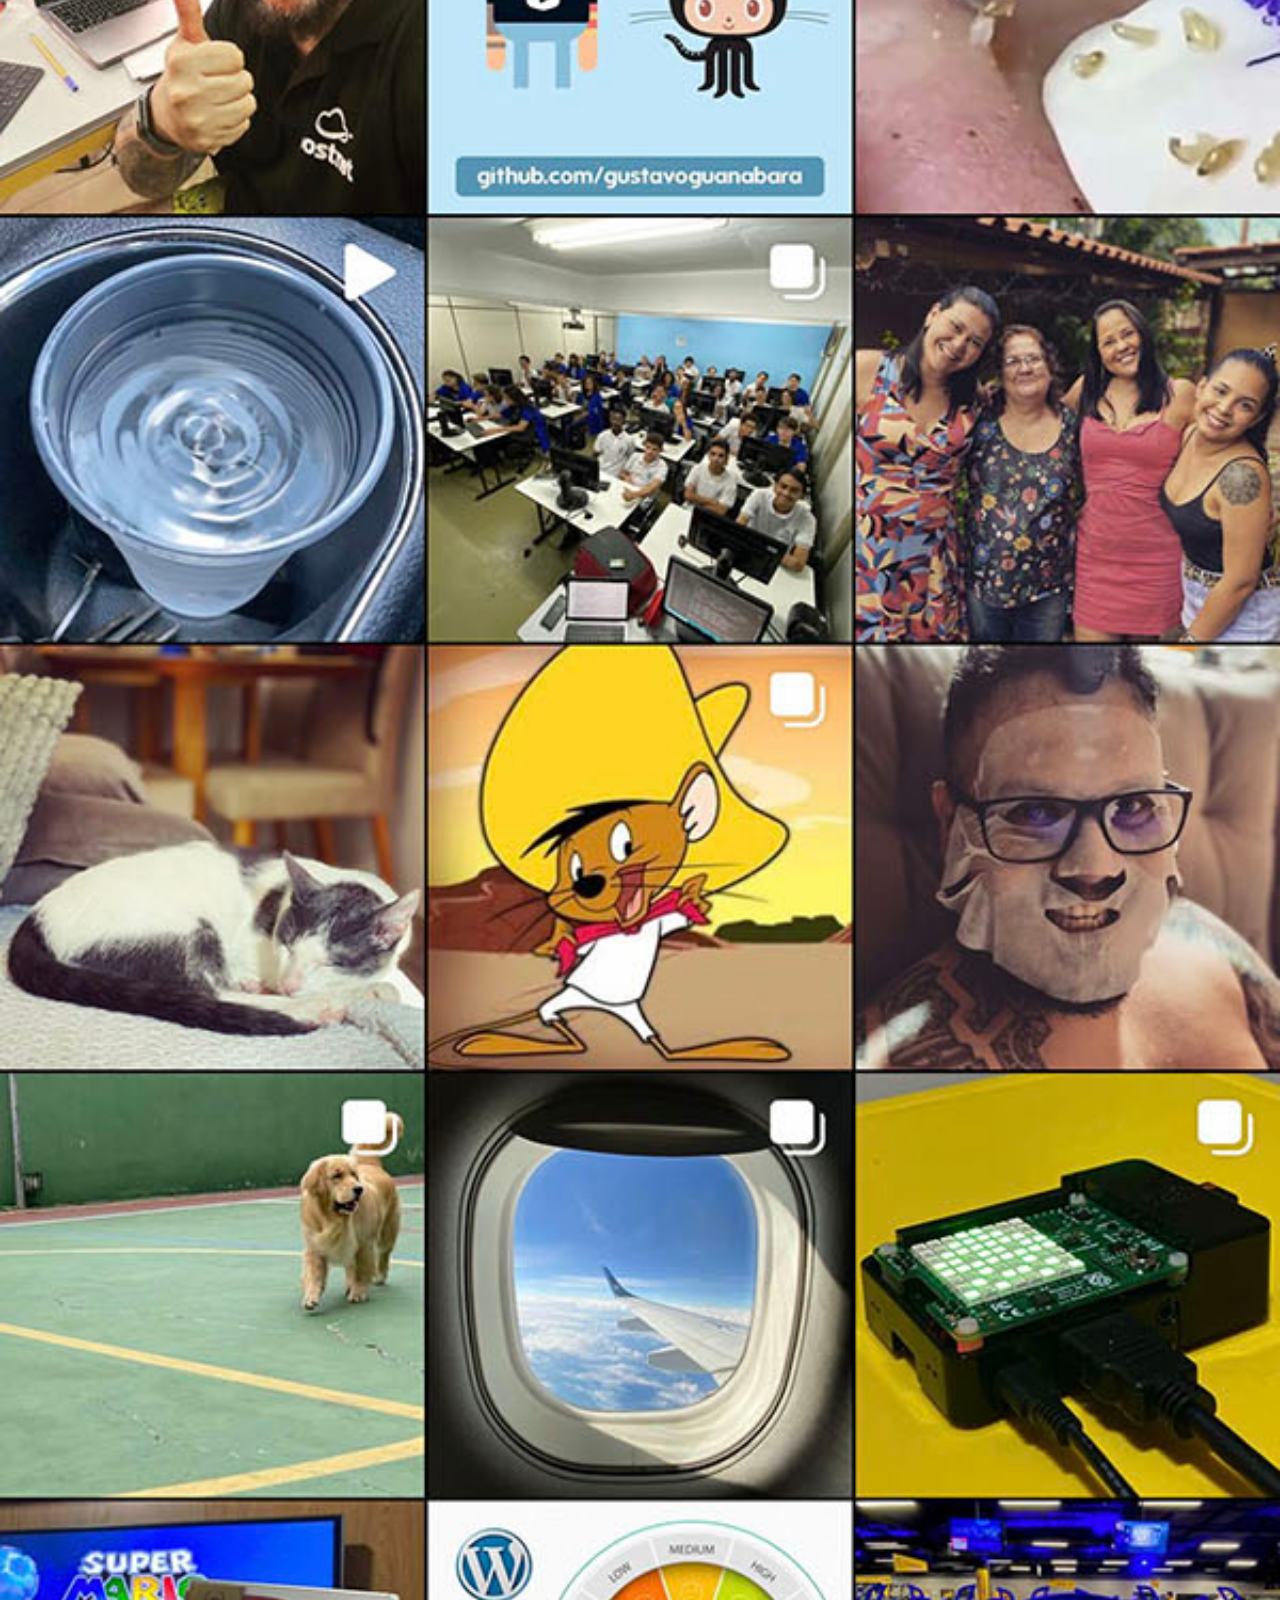
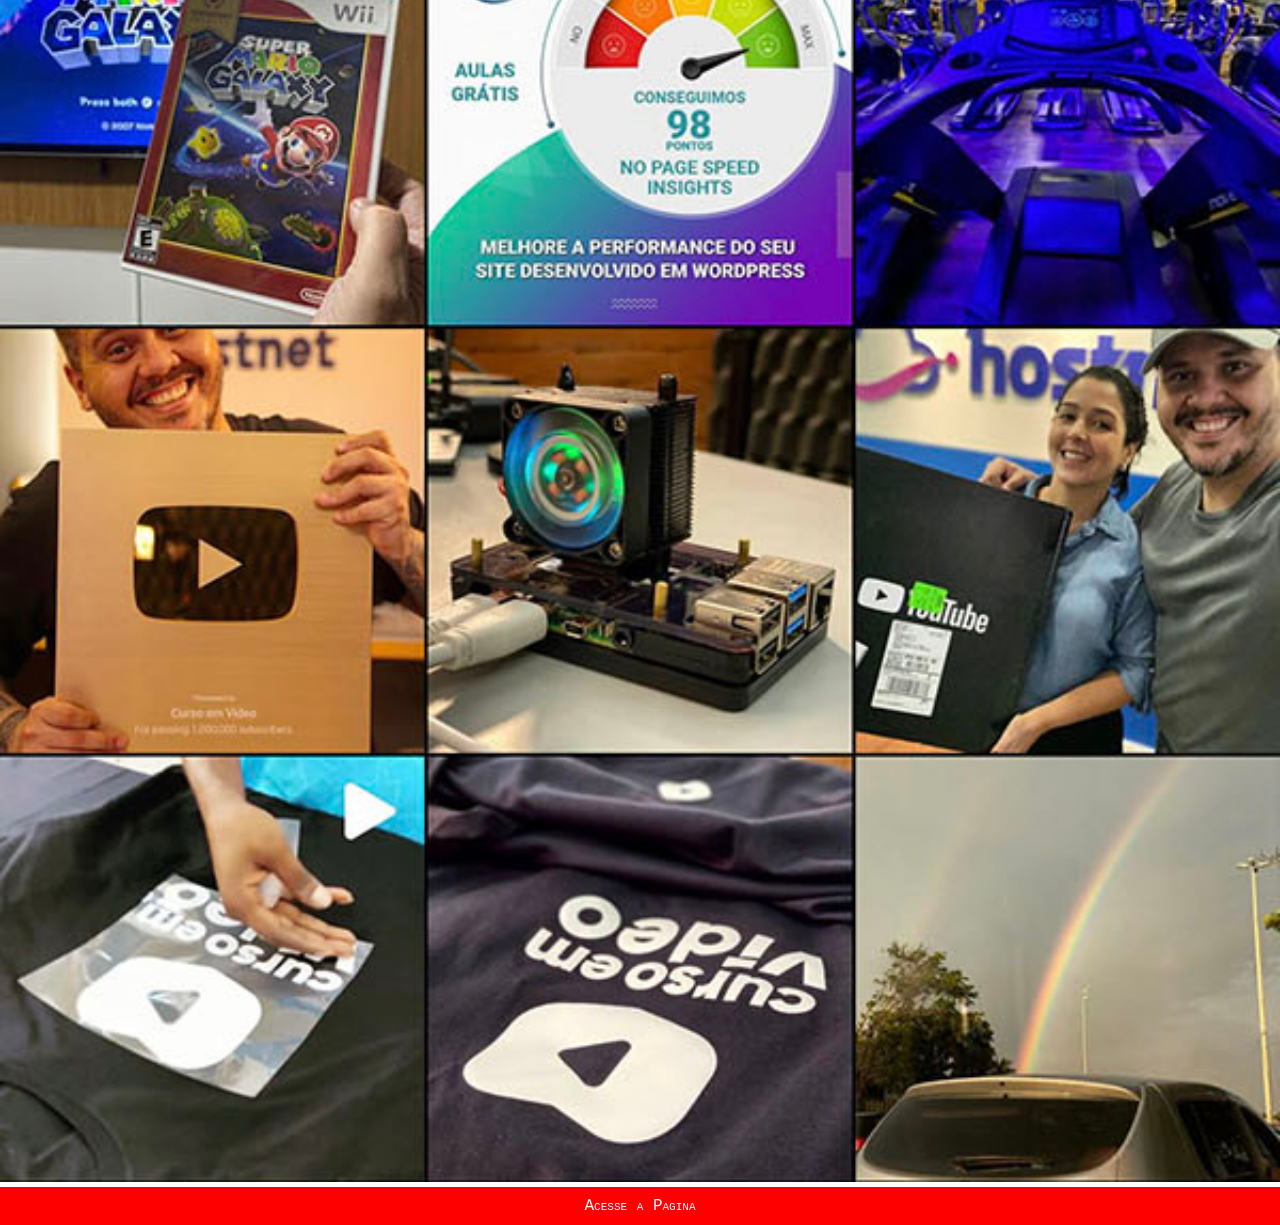
<file: intagram.html>
<!DOCTYPE html>
<html lang="pt-br">
<head>
  <meta charset="UTF-8">
  <meta name="viewport" content="width=device-width, initial-scale=1.0">
  <title>Instagram</title>
  <link rel="stylesheet" href="estilo/pages.css">
</head>
<body>
  <img src="imagens/pacote-d013/imagens/tela-instagram.jpg" alt="instagram">

  <a href="https://www.instagram.com/gustavoguanabara/" target="_blank"> Acesse a Pagina</a>
 
</body>
</html>
</file>
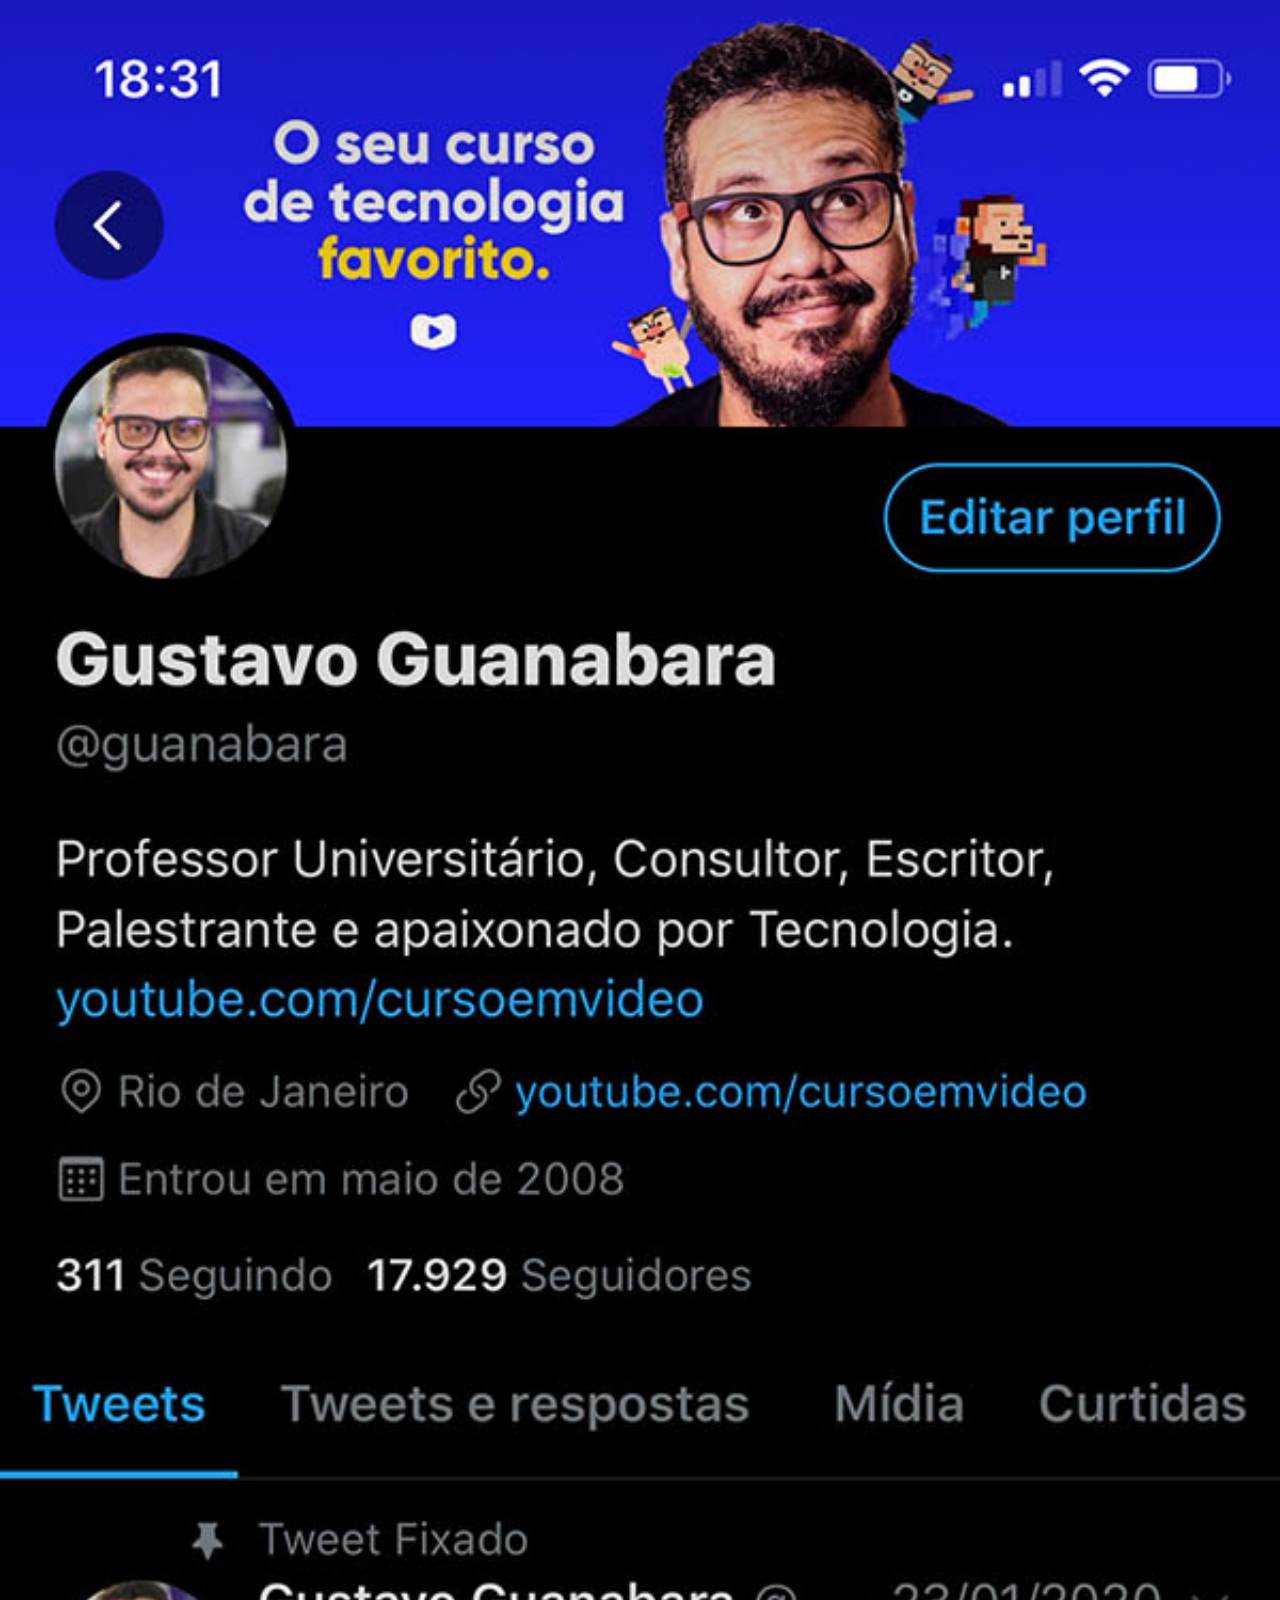
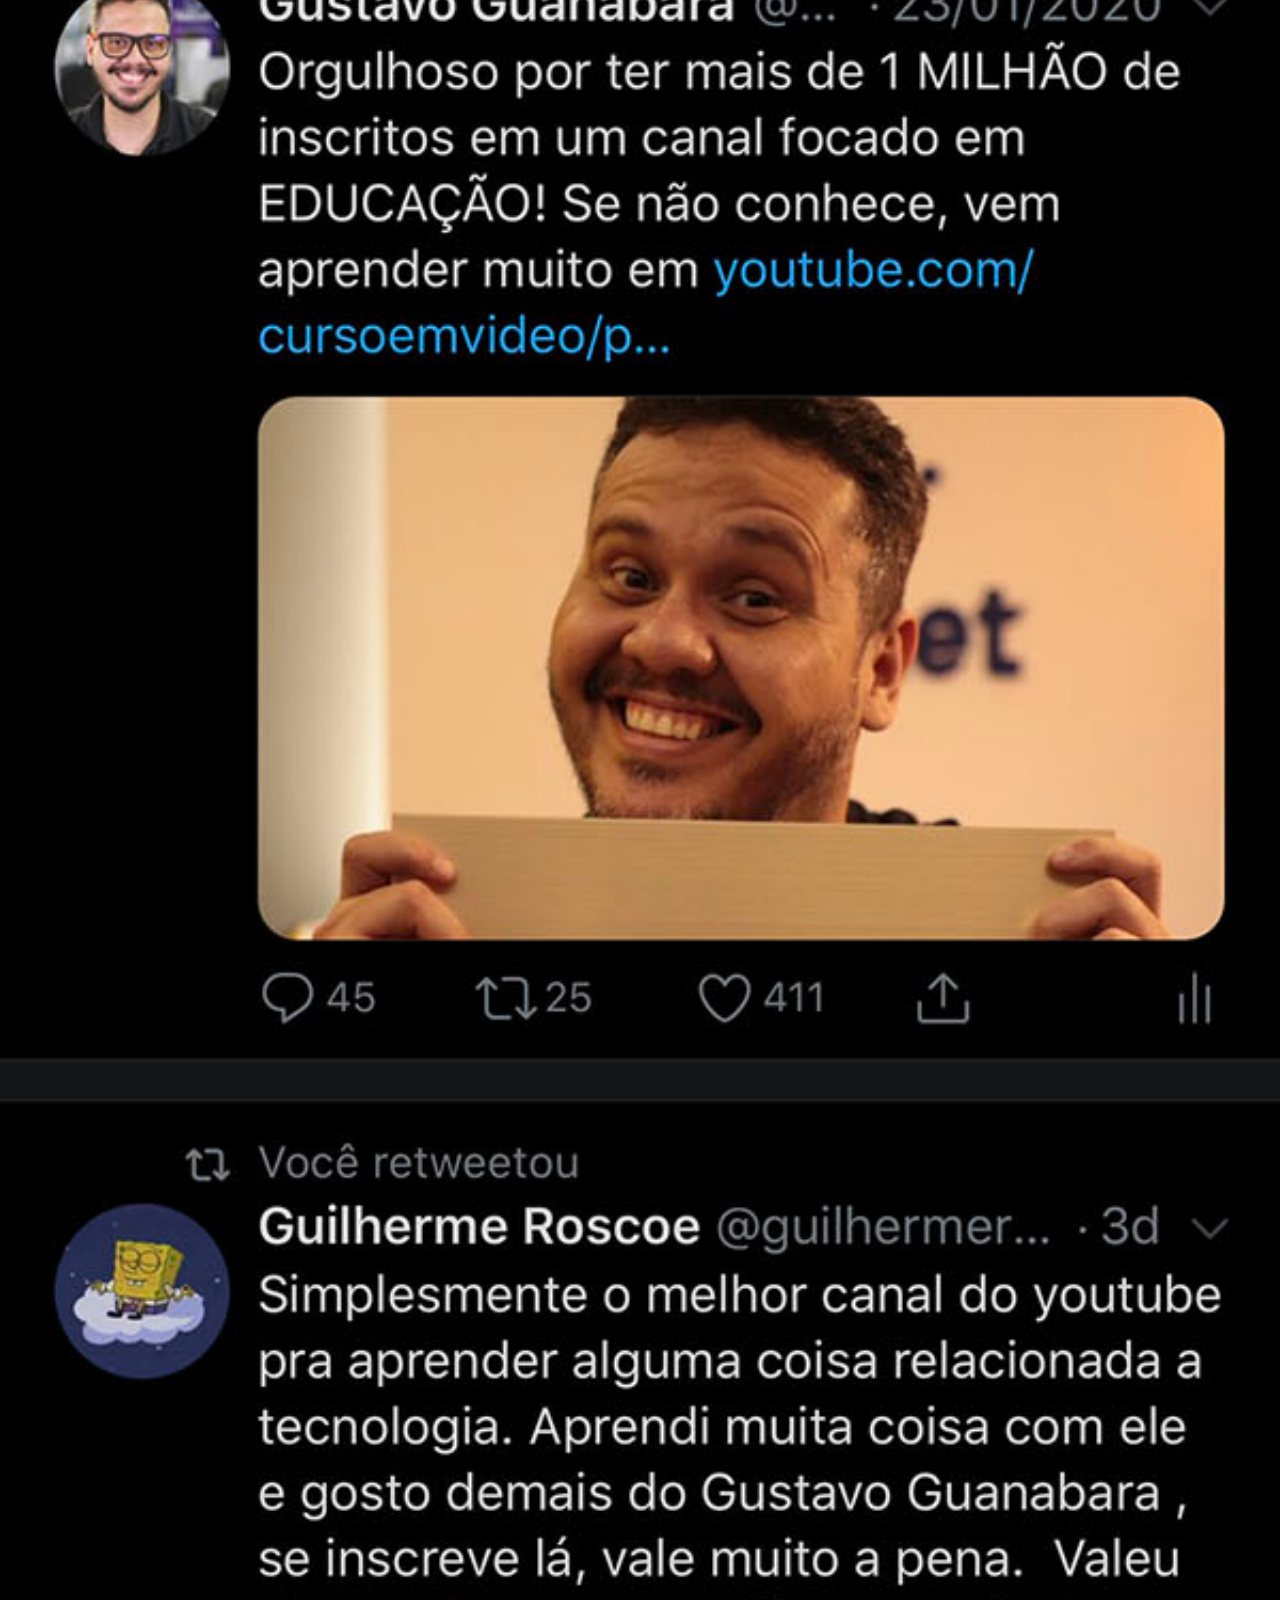
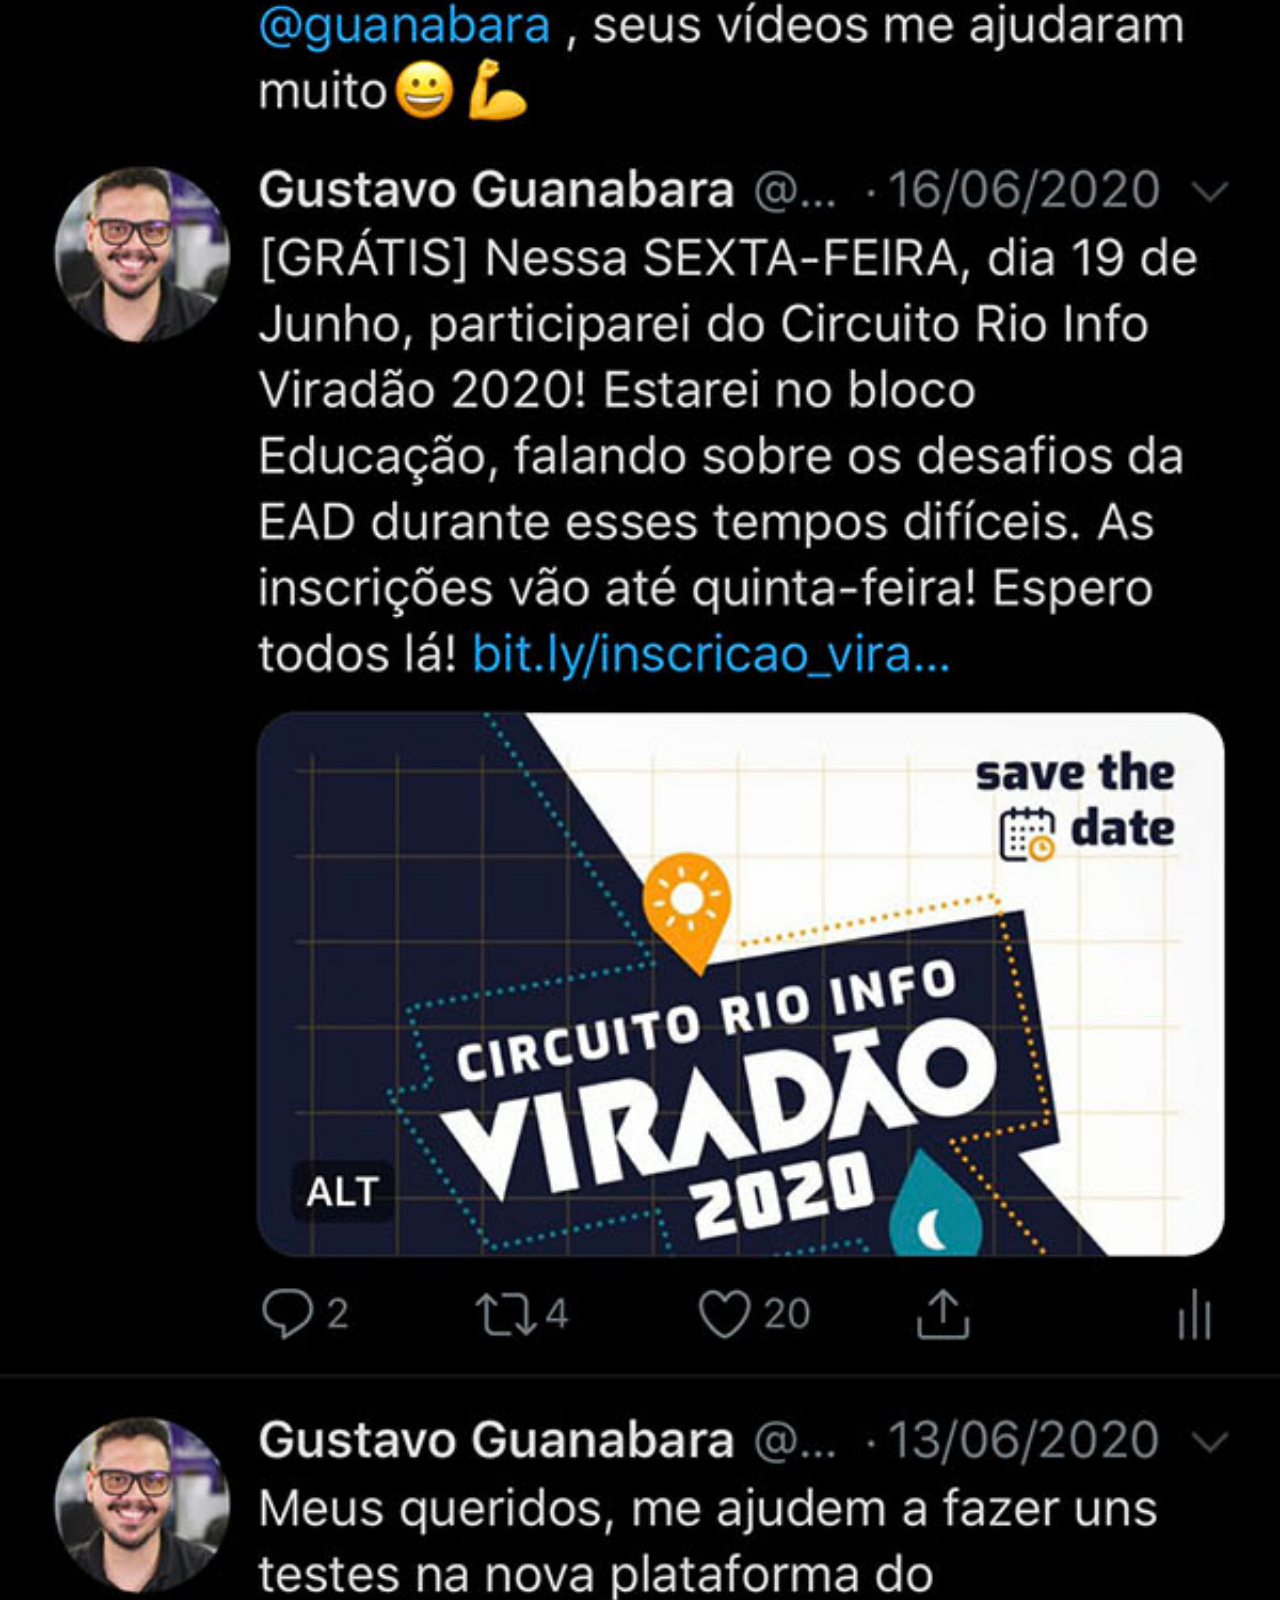
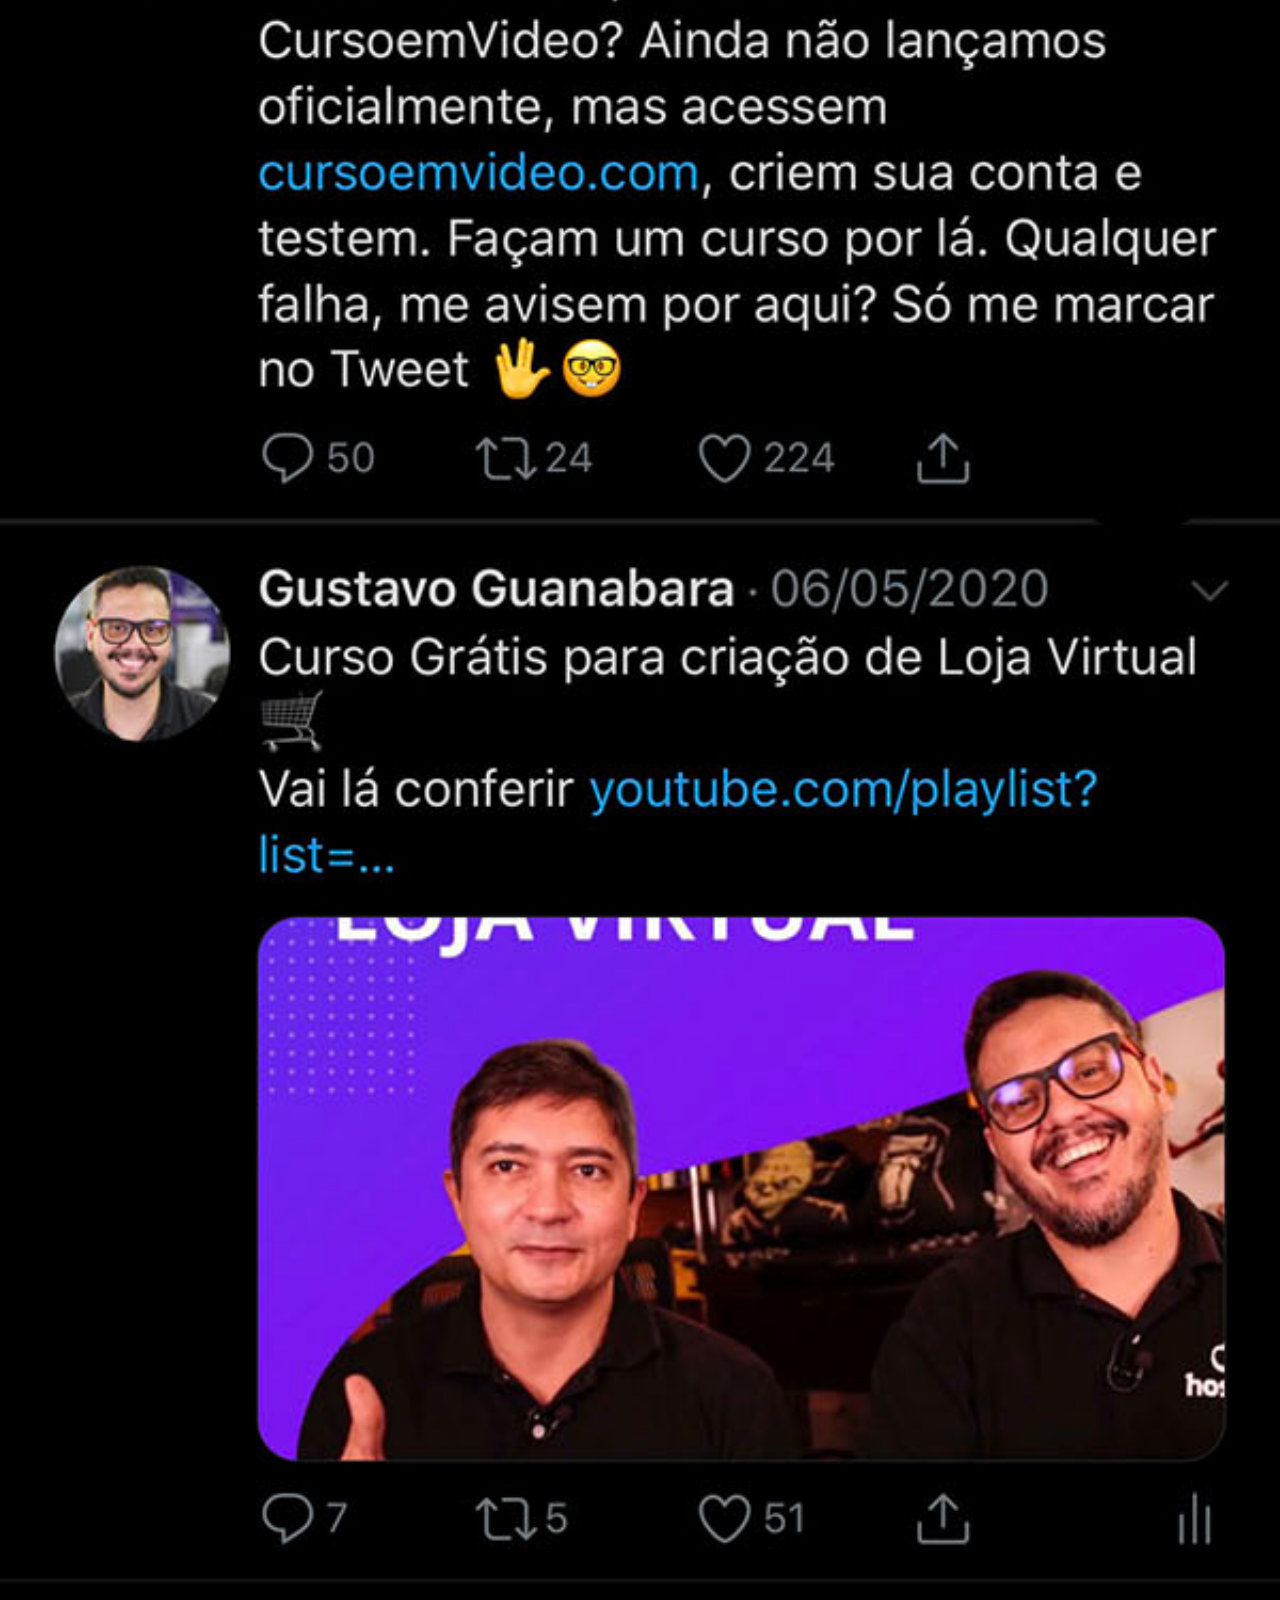
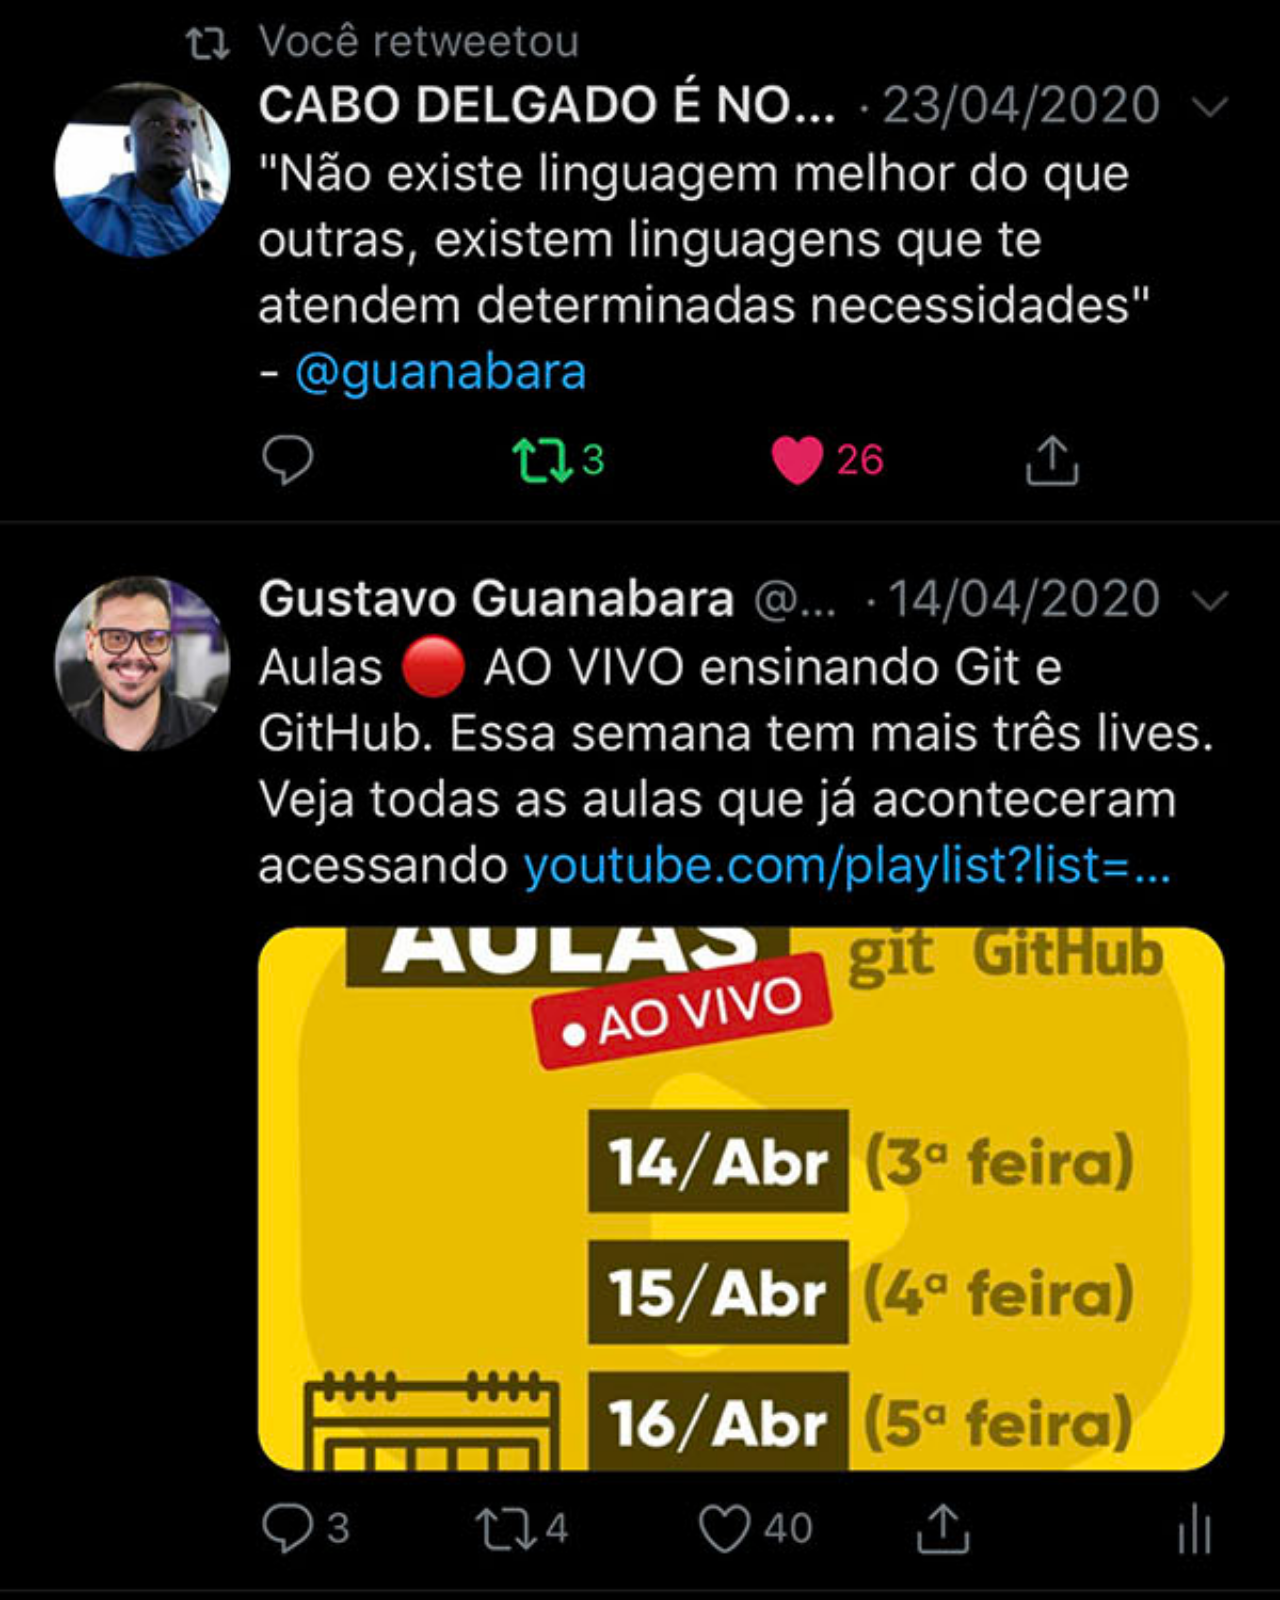
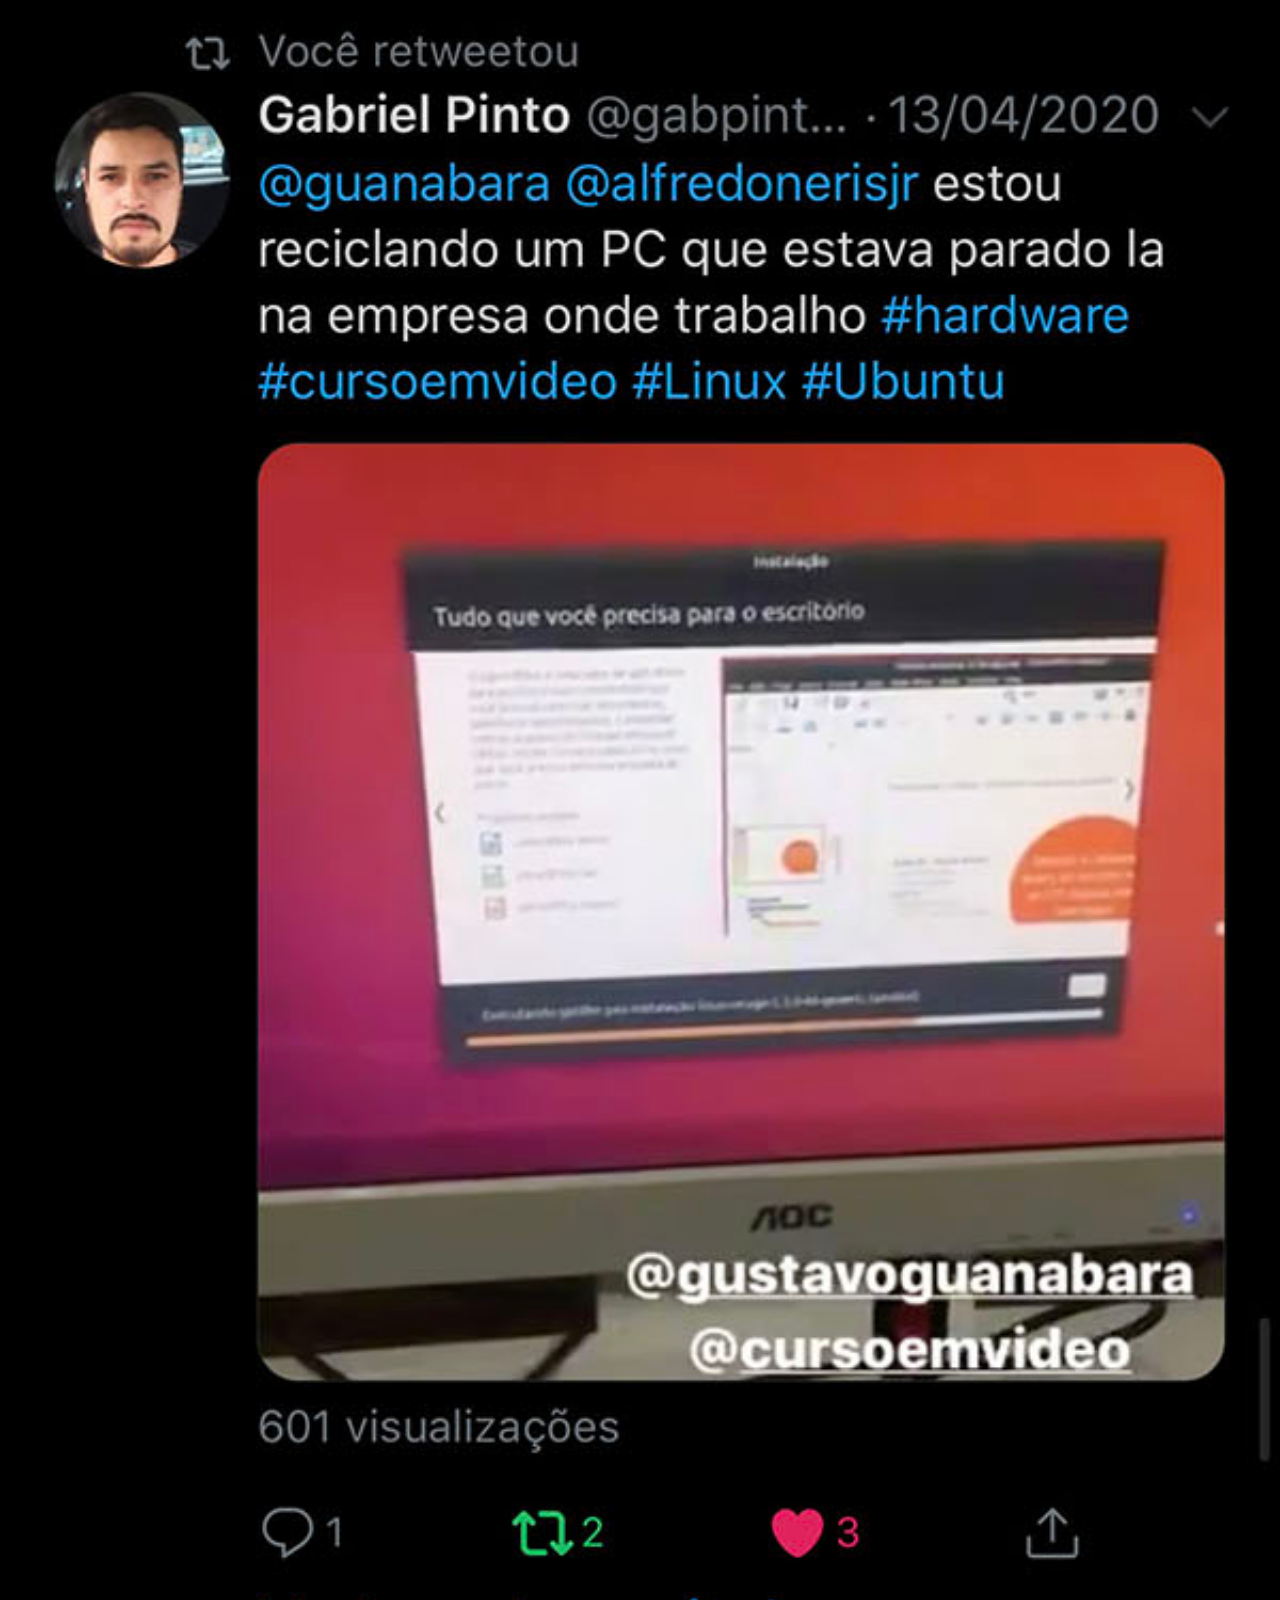
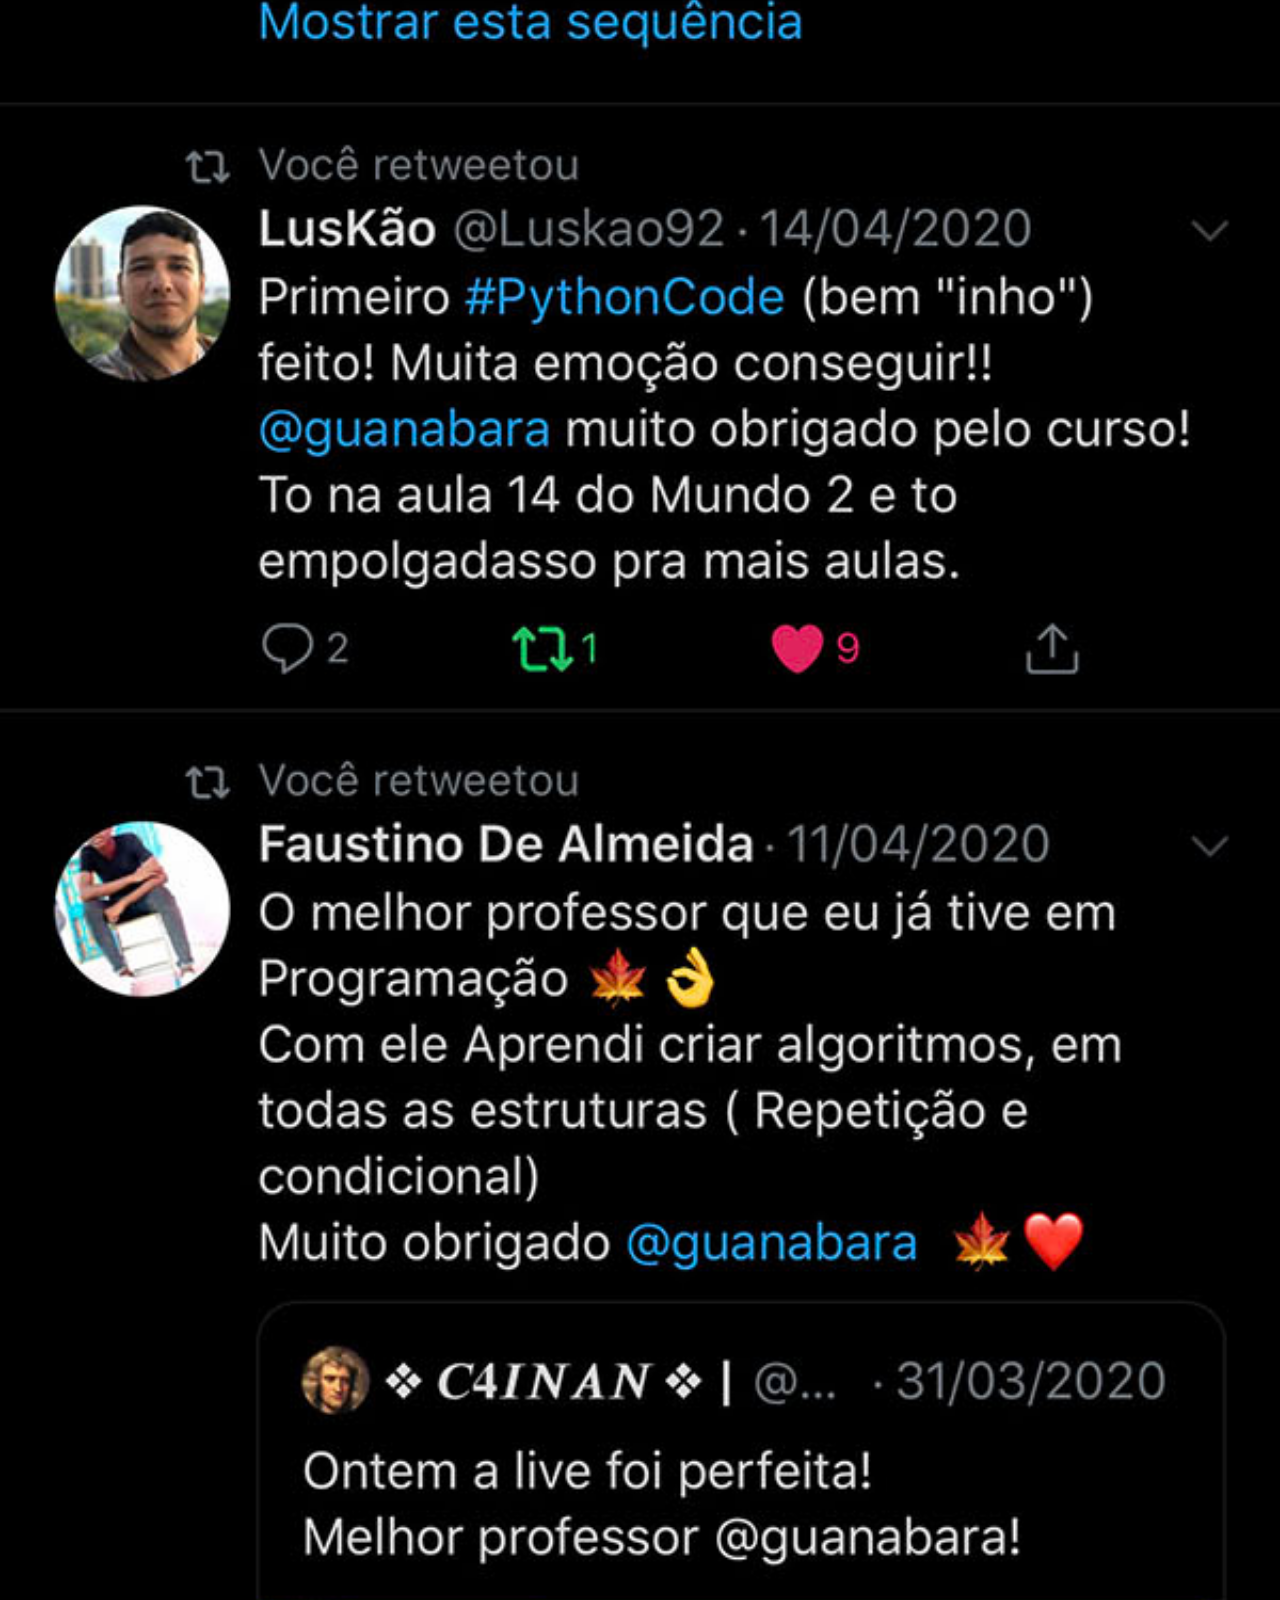
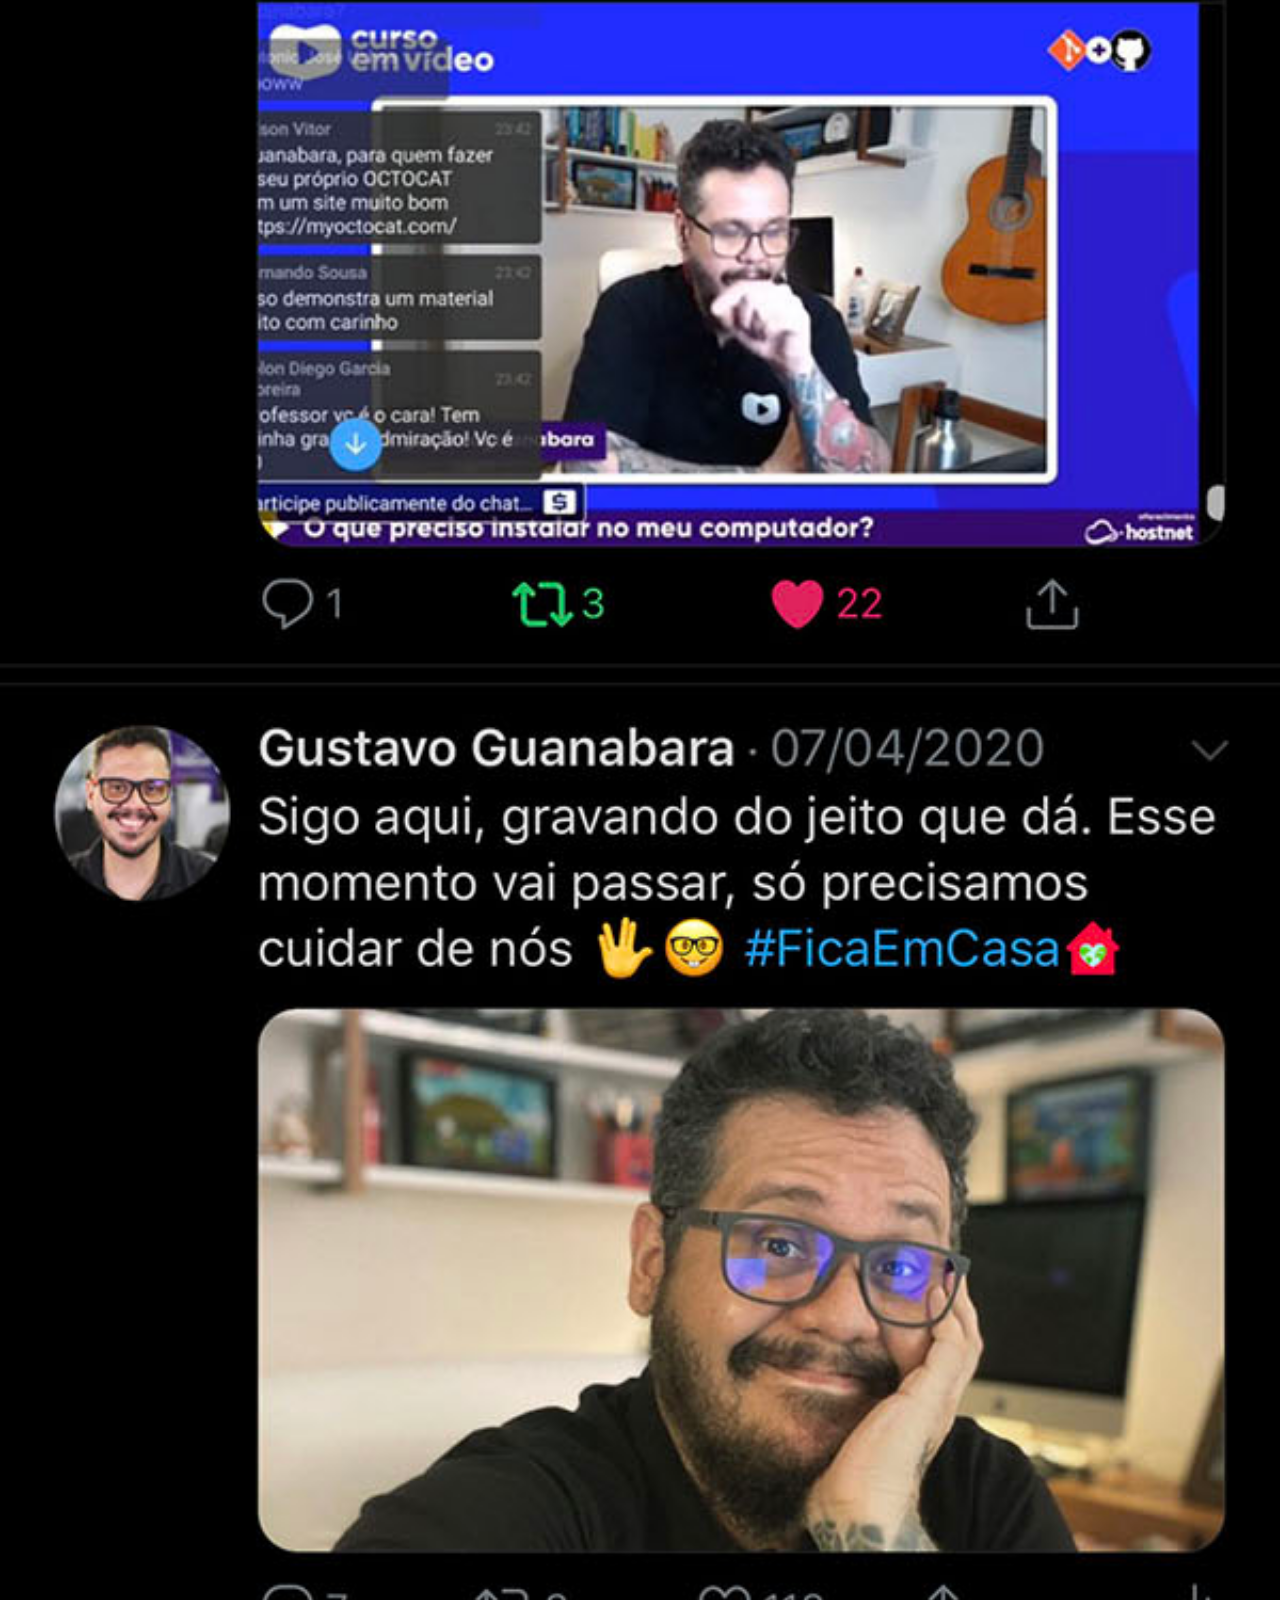
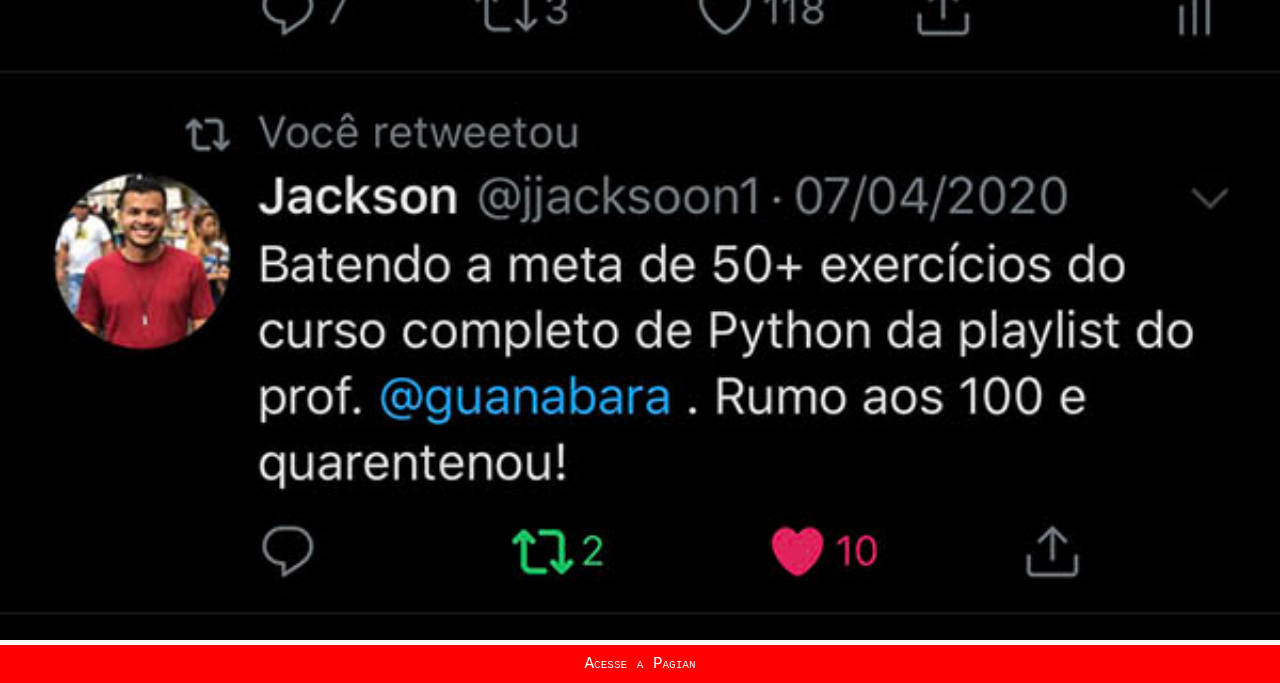
<file: twitter.html>
<!DOCTYPE html>
<html lang="pt-br">
<head>
  <meta charset="UTF-8">
  <meta name="viewport" content="width=device-width, initial-scale=1.0">
  <title>Twitter</title>
  <link rel="stylesheet" href="estilo/pages.css">
</head>
<body>
  <img src="imagens/pacote-d013/imagens/tela-twitter.jpg" alt="Twitter"> 

  <a href="https://x.com/guanabara" target="_blank">Acesse a Pagian</a>
</body>
</html>
</file>
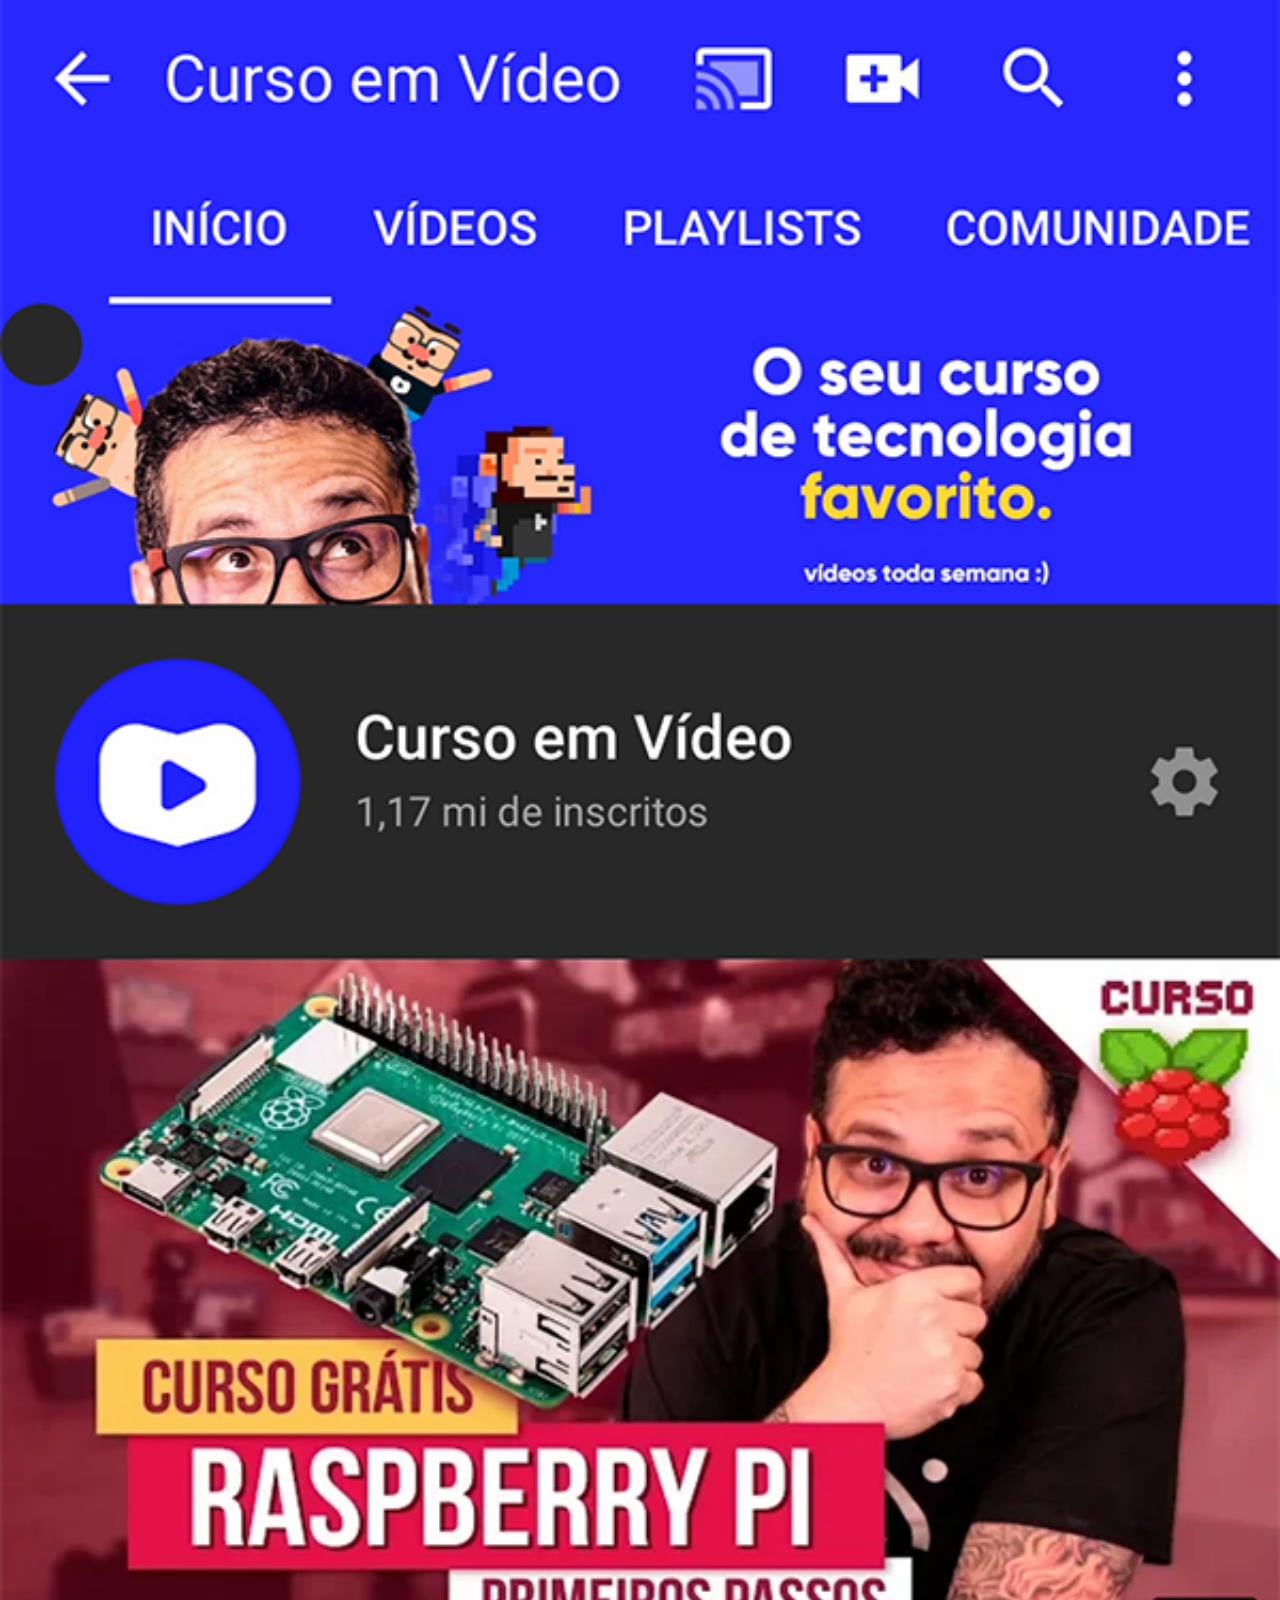
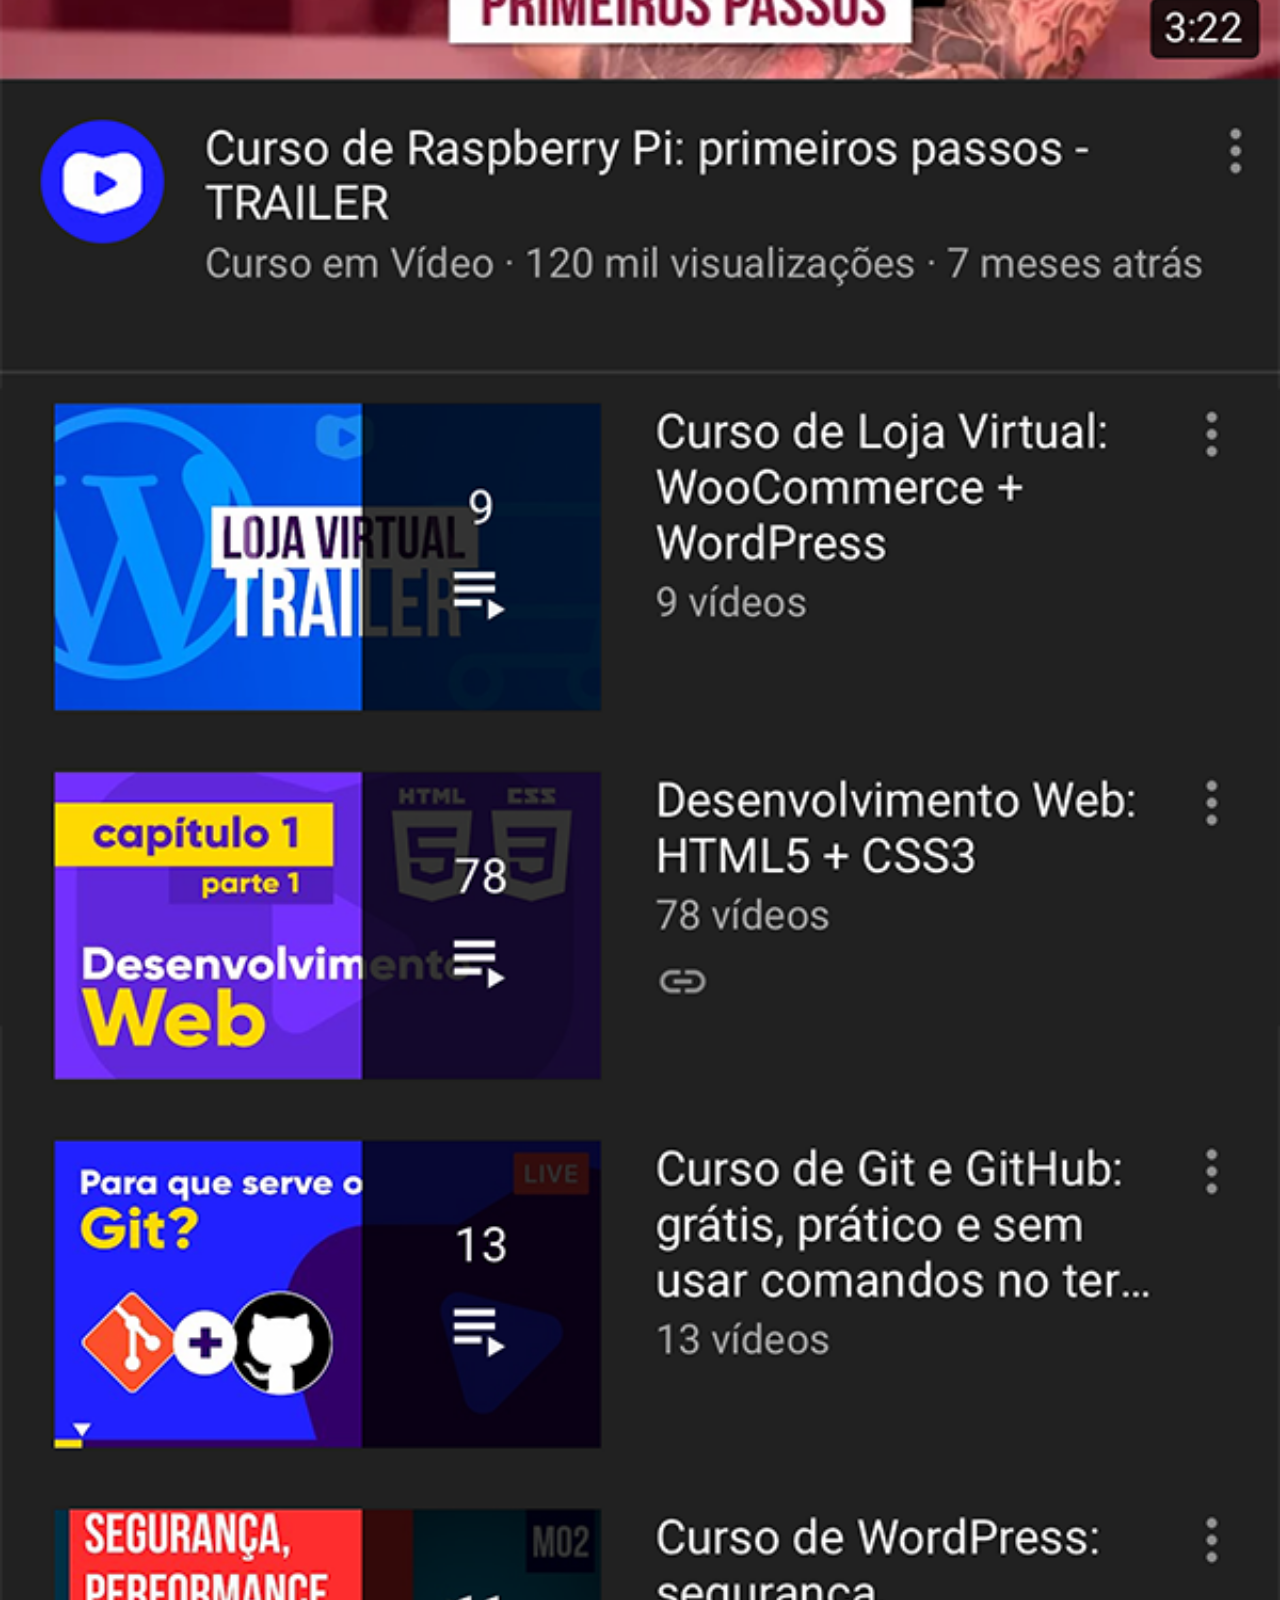
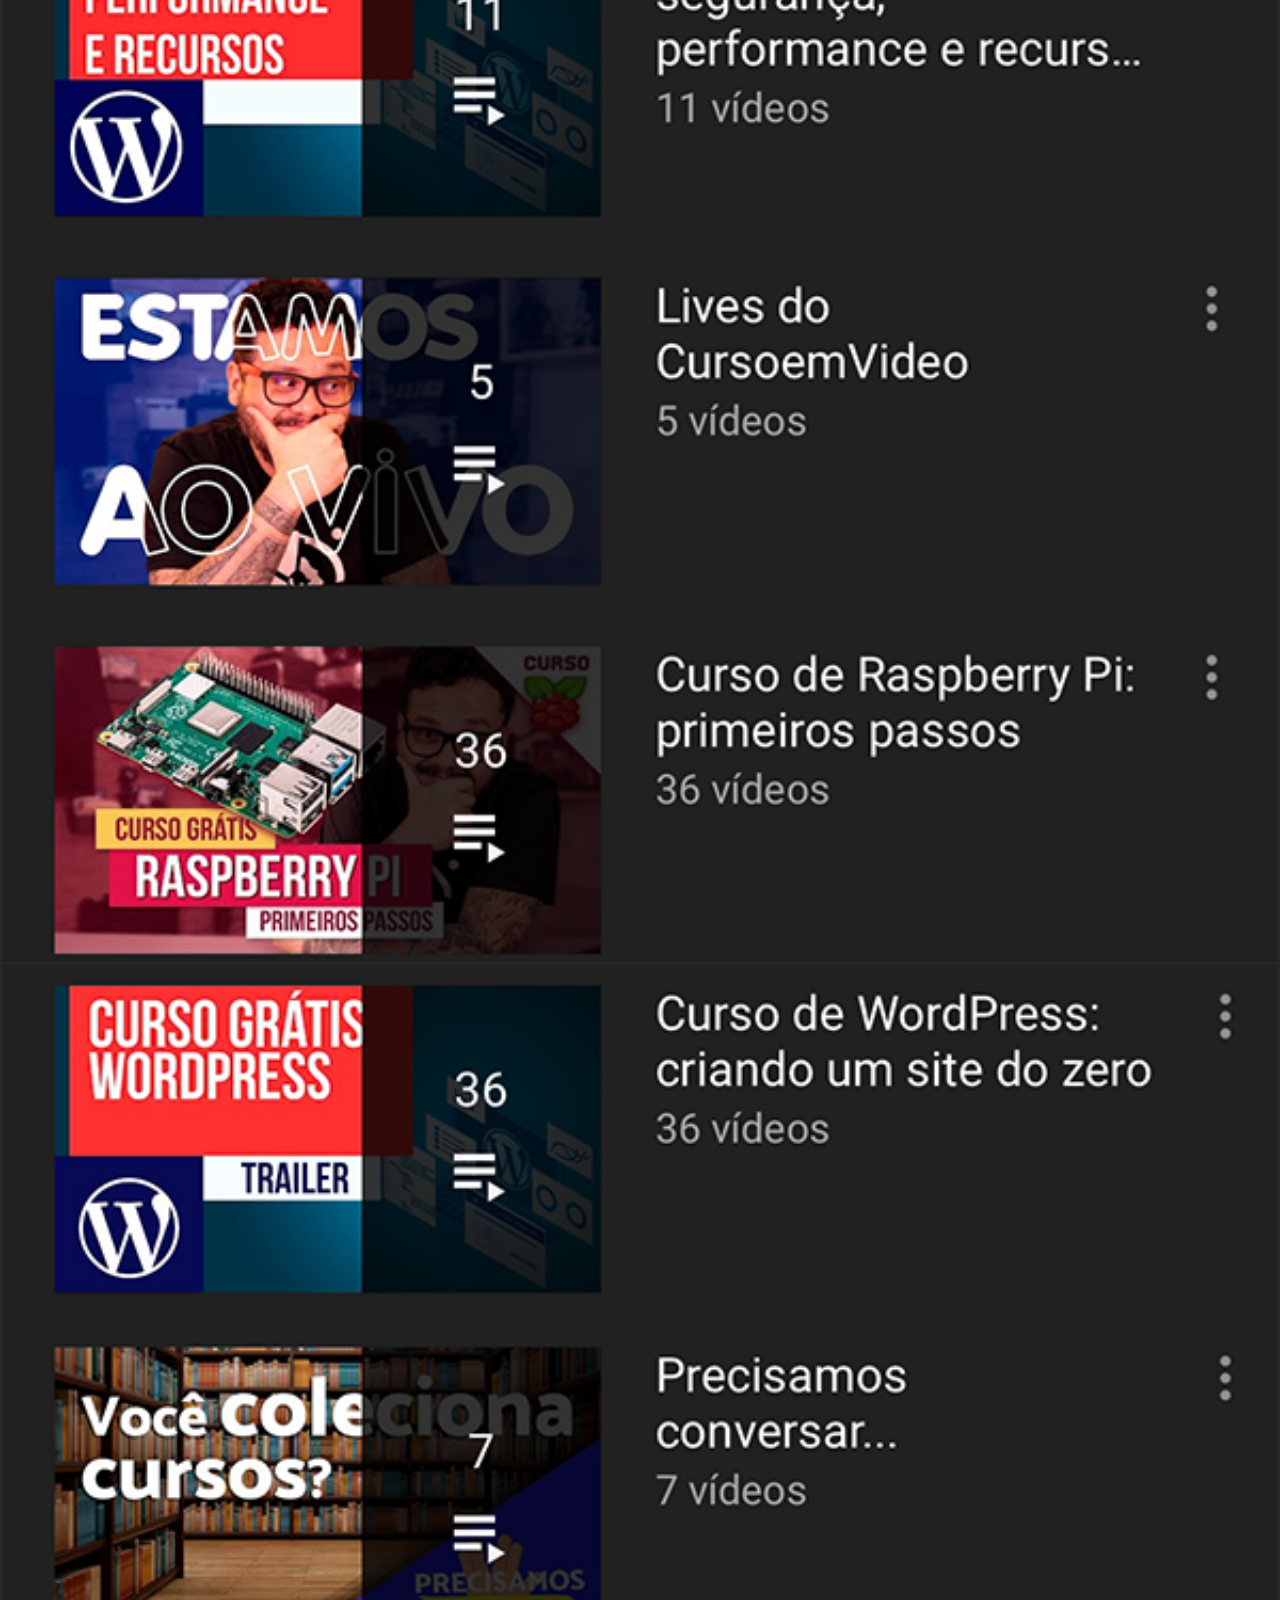
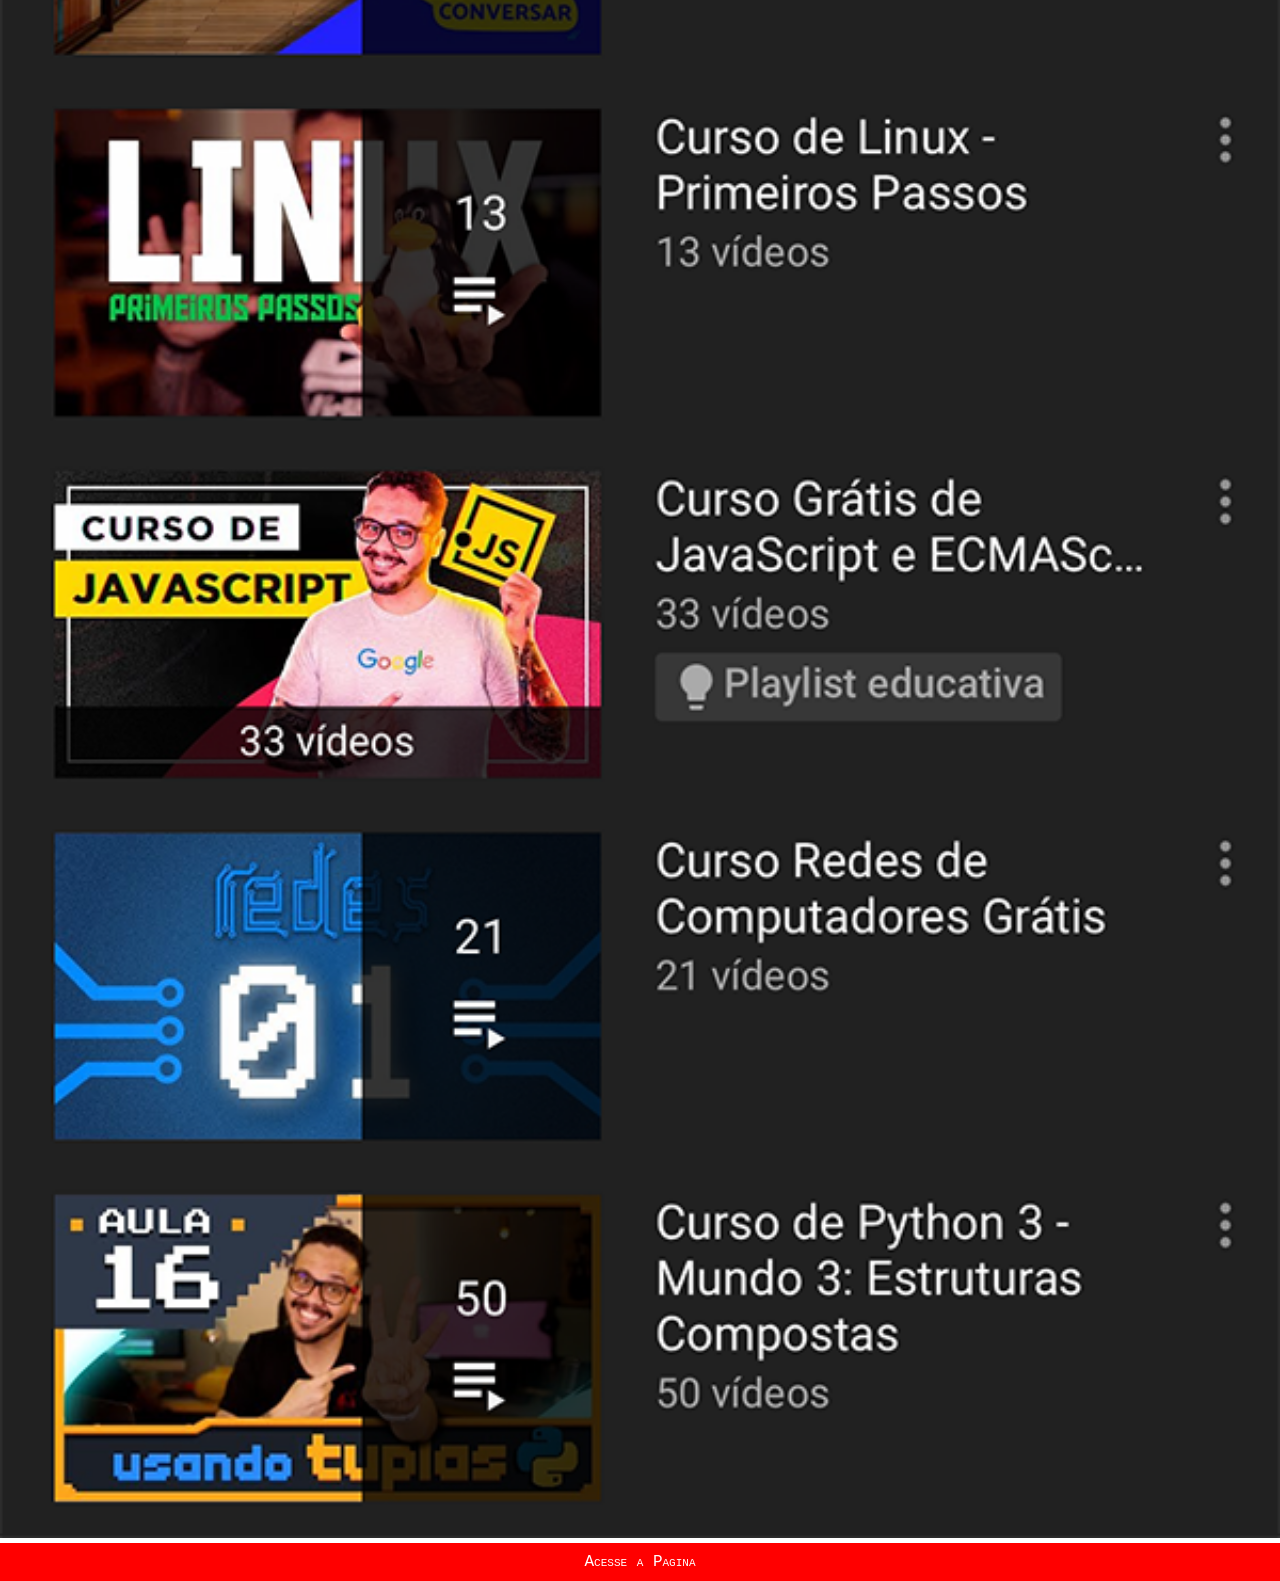
<file: youtube.html>
<!DOCTYPE html>
<html lang="pt-br">
<head>
  <meta charset="UTF-8">
  <meta name="viewport" content="width=device-width, initial-scale=1.0">
  <title>Youtube</title>
  <link rel="stylesheet" href="estilo/pages.css">
</head>
<body>
  <img src="imagens/pacote-d013/imagens/tela-youtube.png" alt="youtube">

  <a href="https://www.youtube.com/@cursoemvideo/playlists" target="_blank">Acesse a Pagina</a>
 
</body>
</html>
</file>
<file: estilo/pages.css>
@charset "UTF-8";

*  {
      margin: 0px;
      padding: 0px;
      font-family: 'Courier New', Courier, monospace;
      font-variant: small-caps;
    }
    ::-webkit-scrollbar {
      width: 0px;
      height: 0px;
    }
    body {
      width: 100vw;
      height: 100vh;
      background-color: #ffffff;    
      background-size: cover;
    }
    img {
      width: 100vw;
    
    }
    a {
      color: #ffffff;
      text-decoration: none;
      text-align: center;
      padding: 10px;
      background-color: red;
      display: block;
    }
</file>
